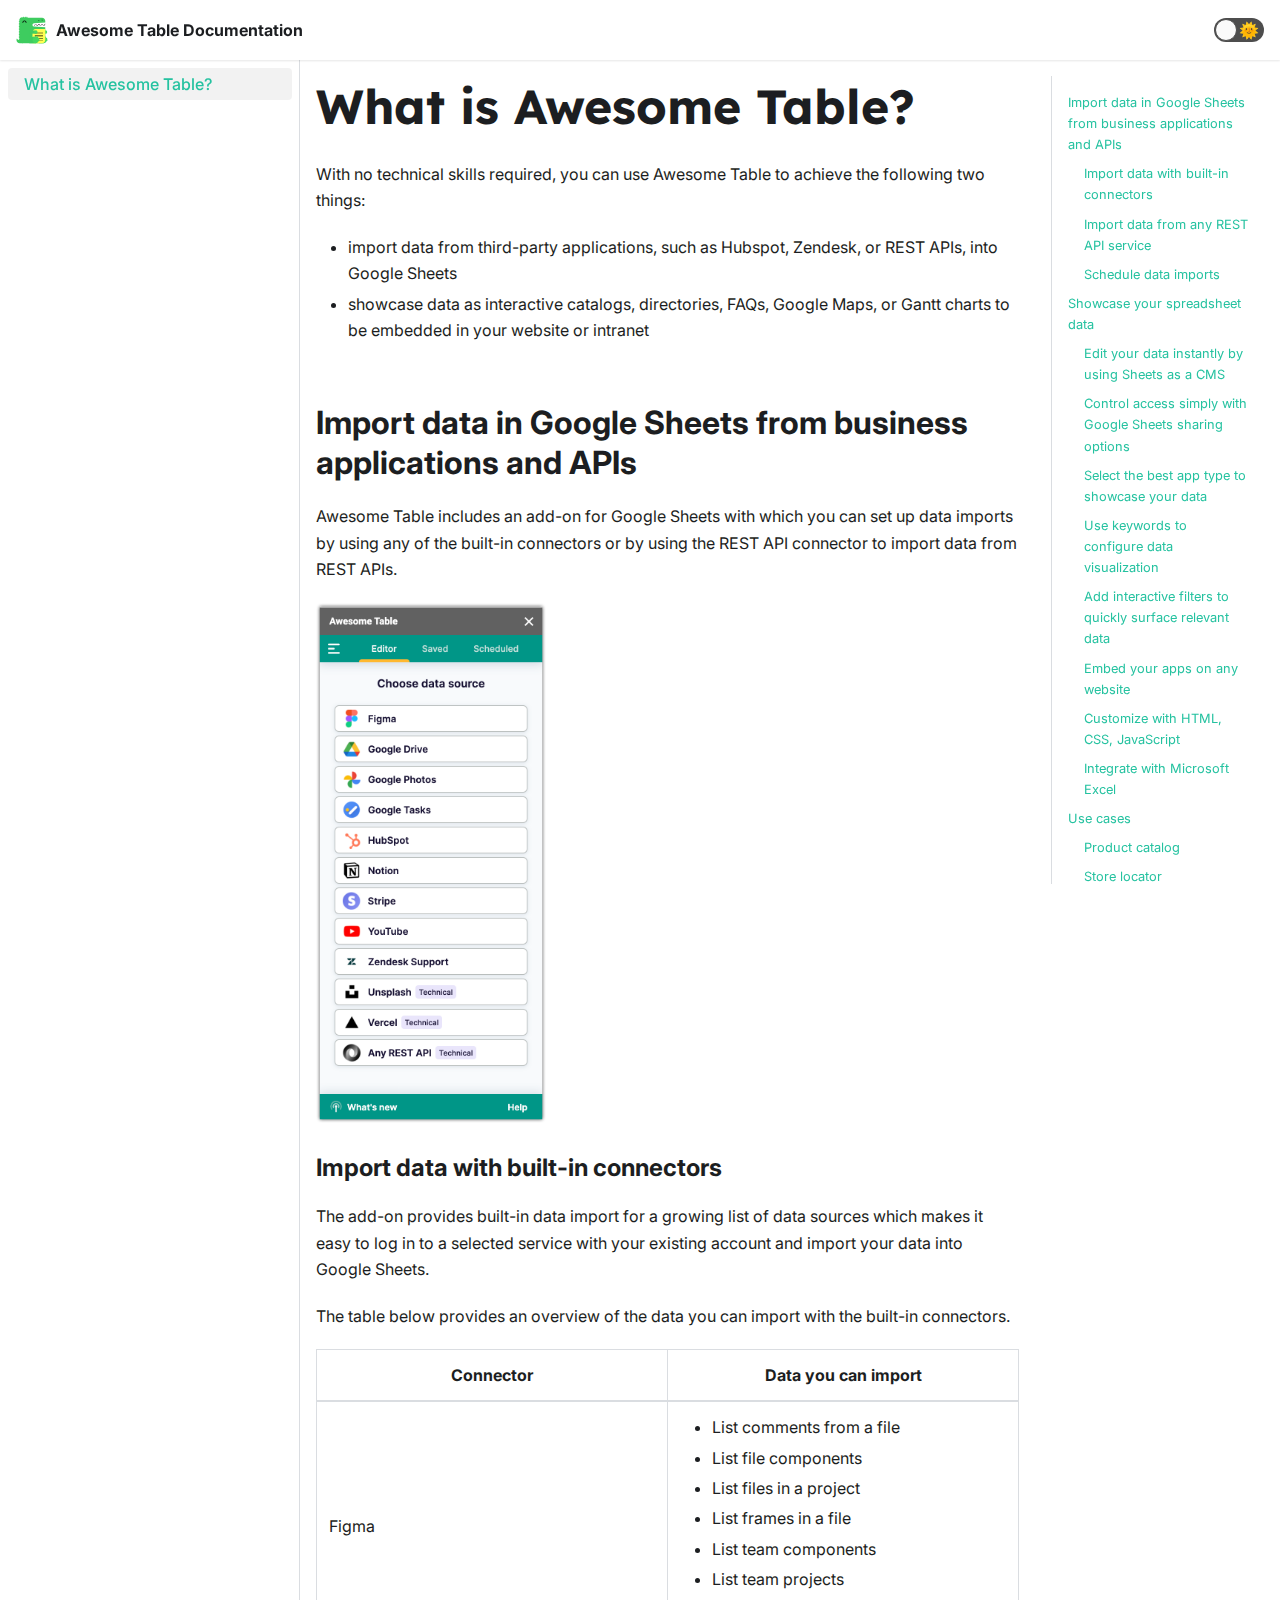
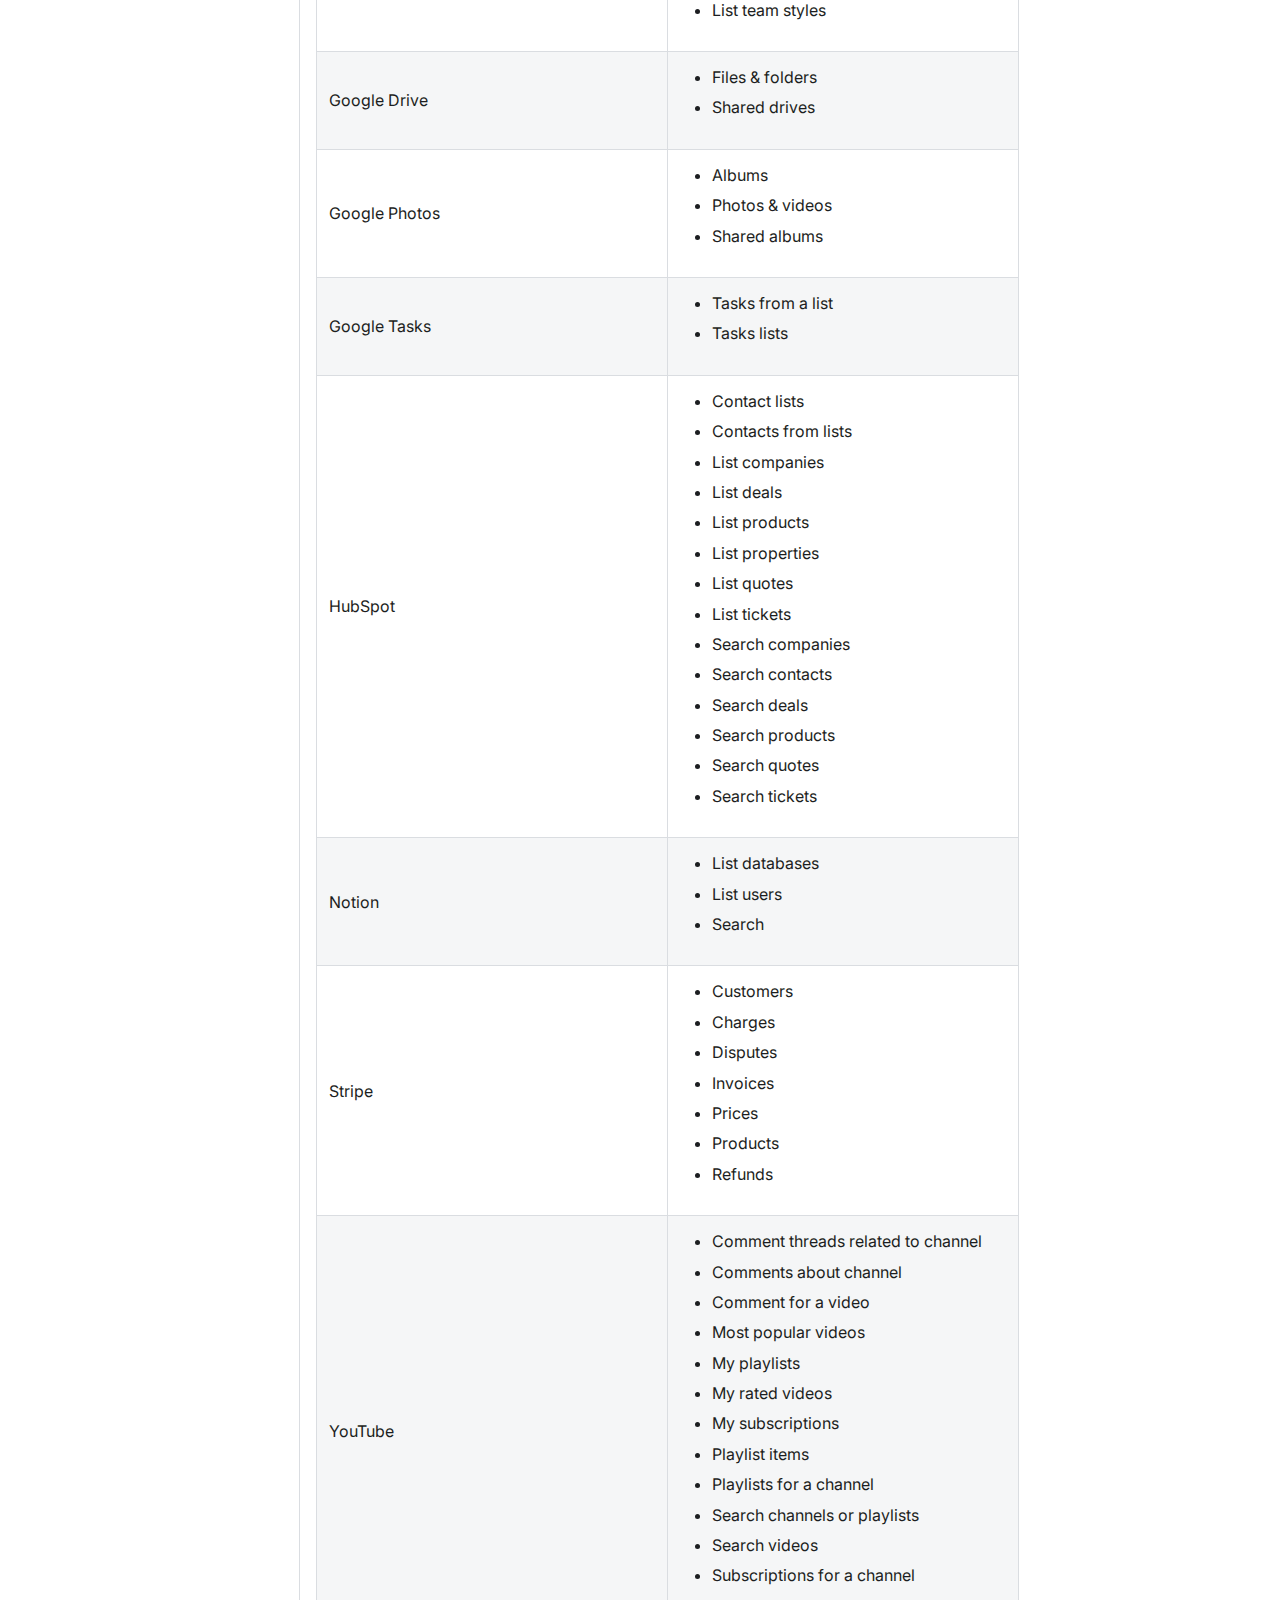
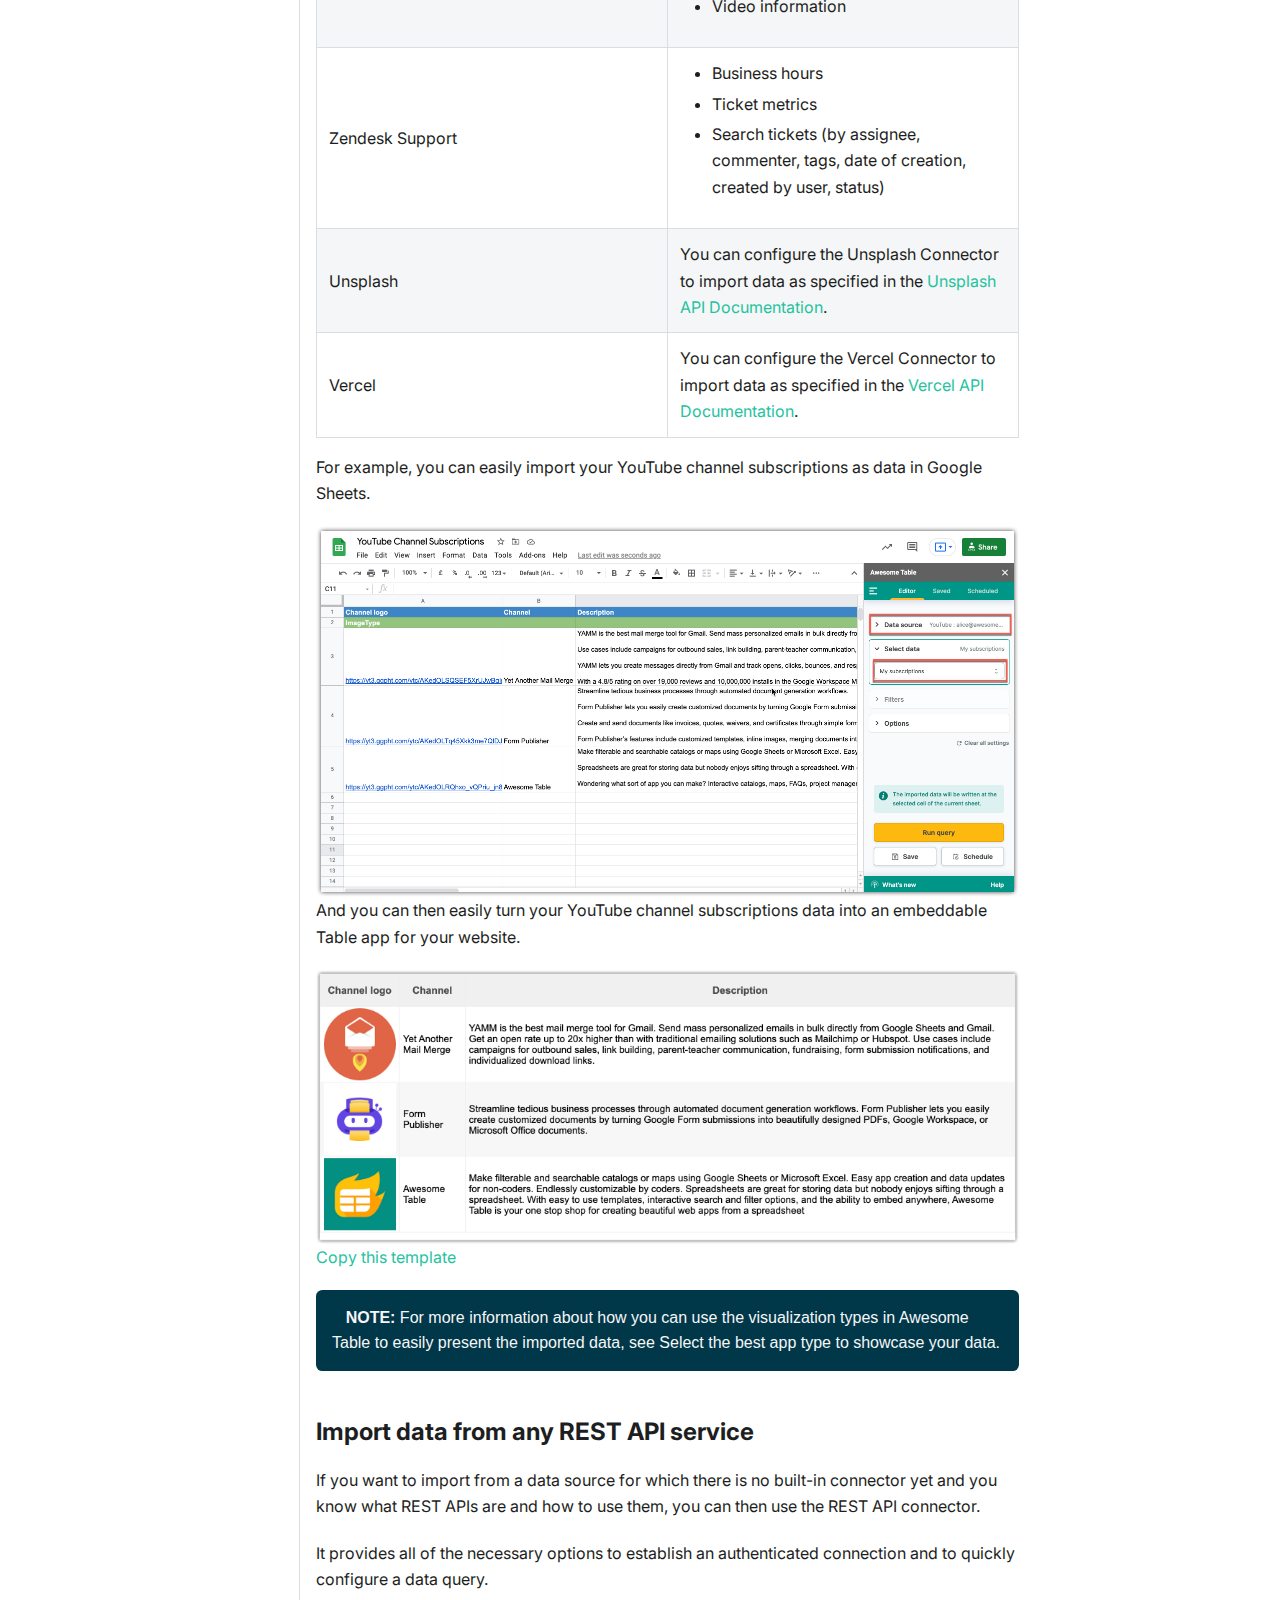
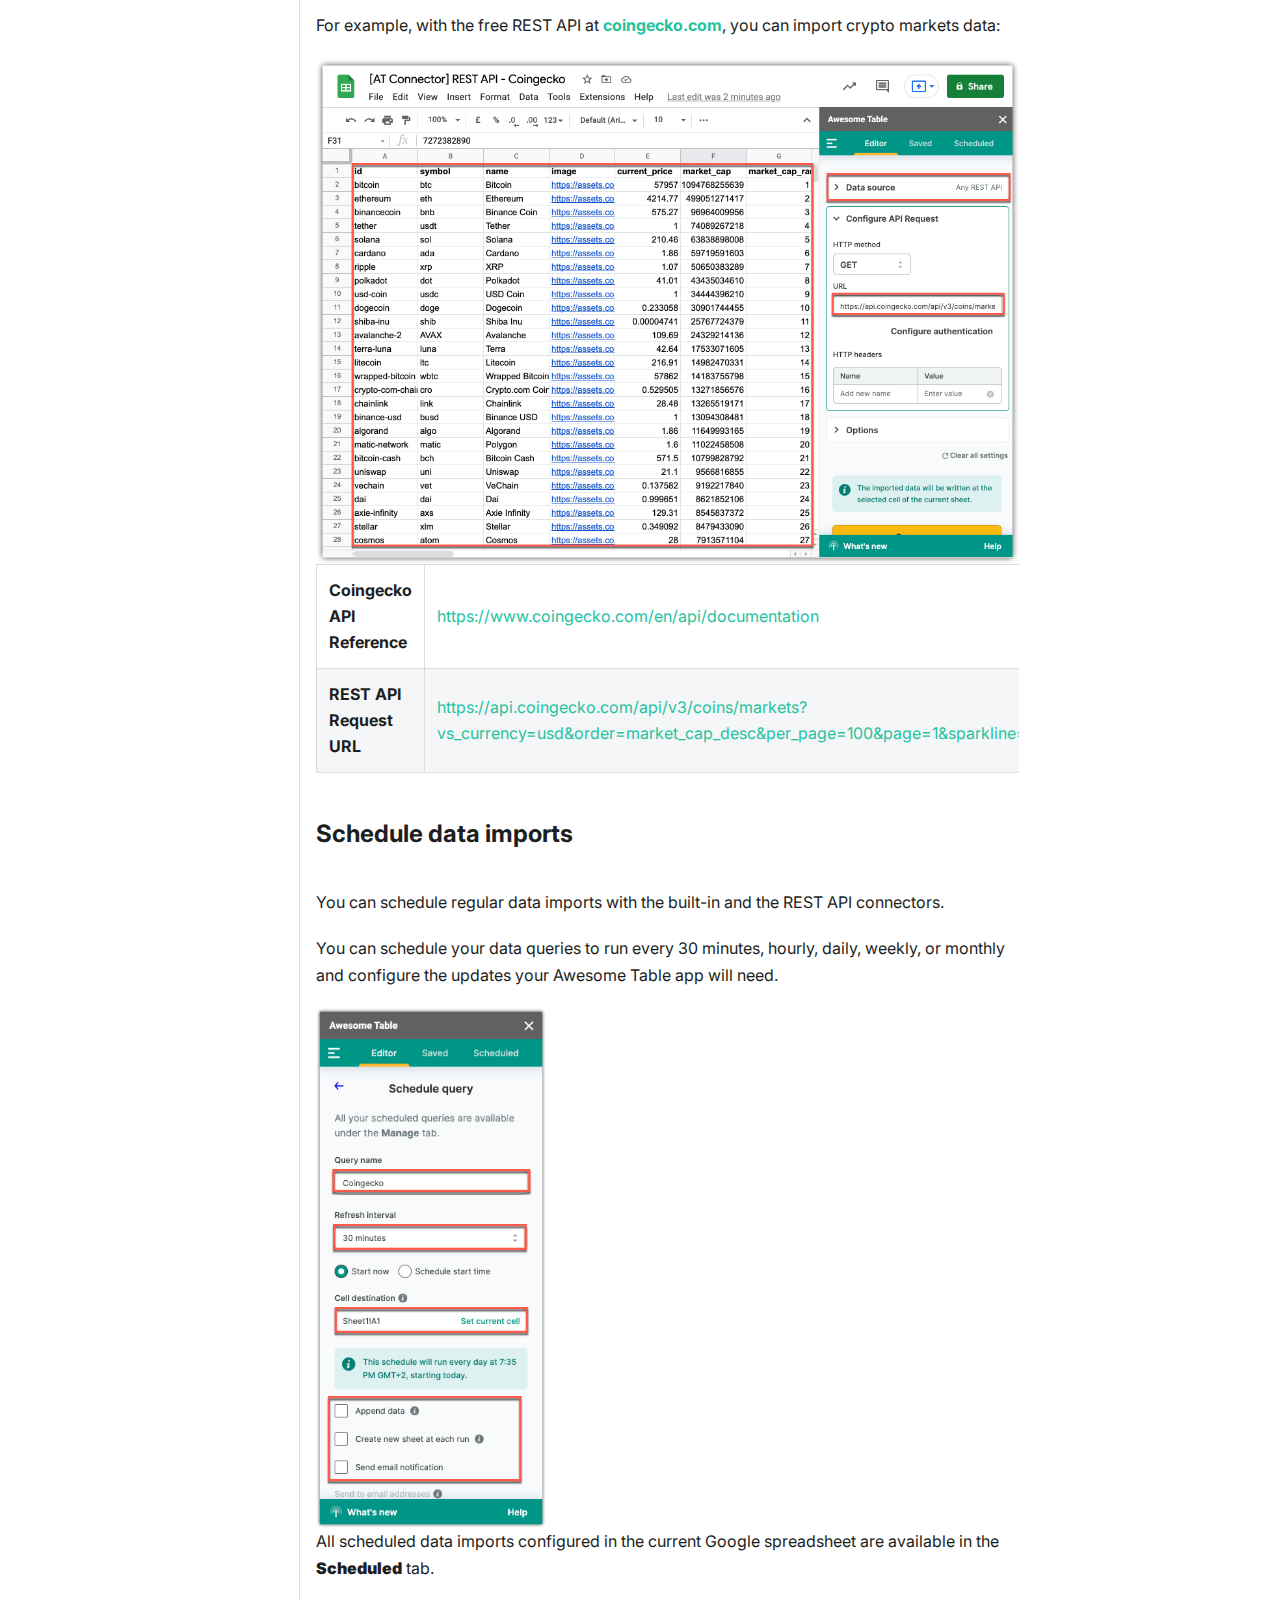
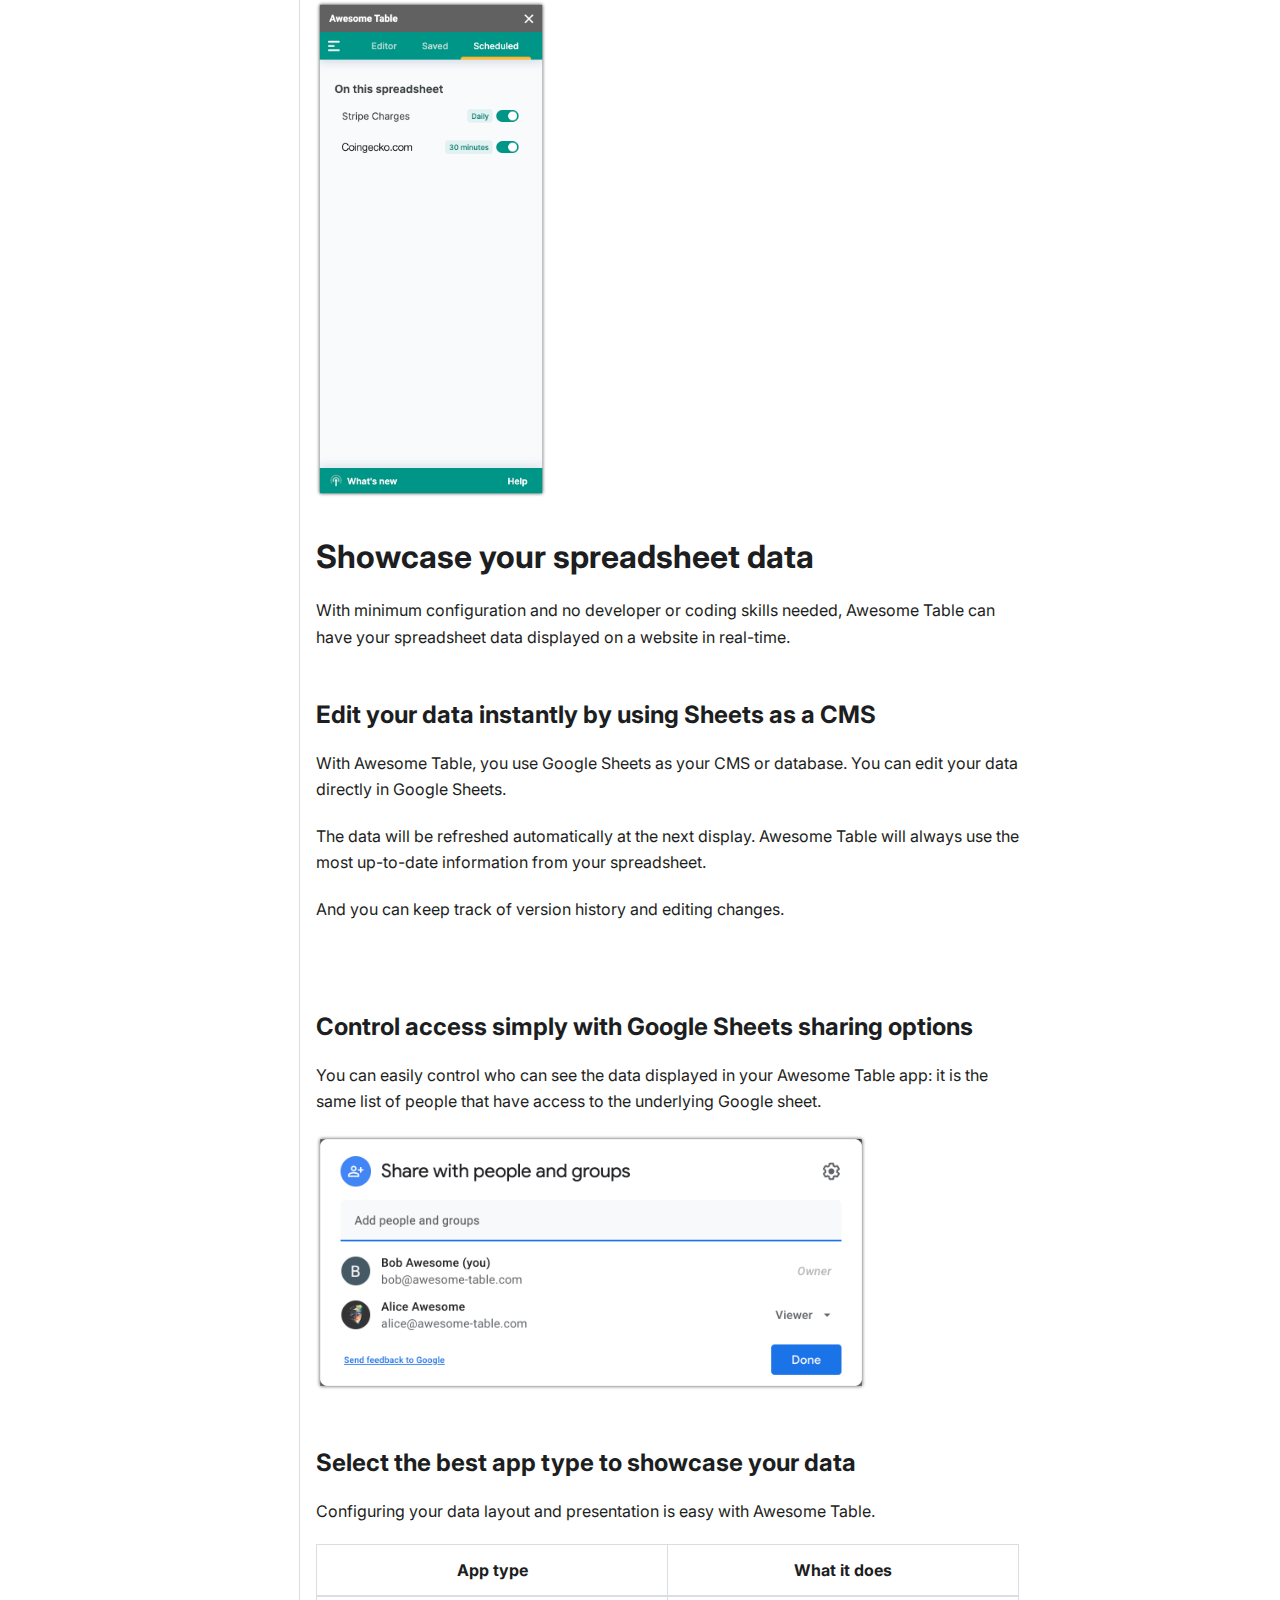
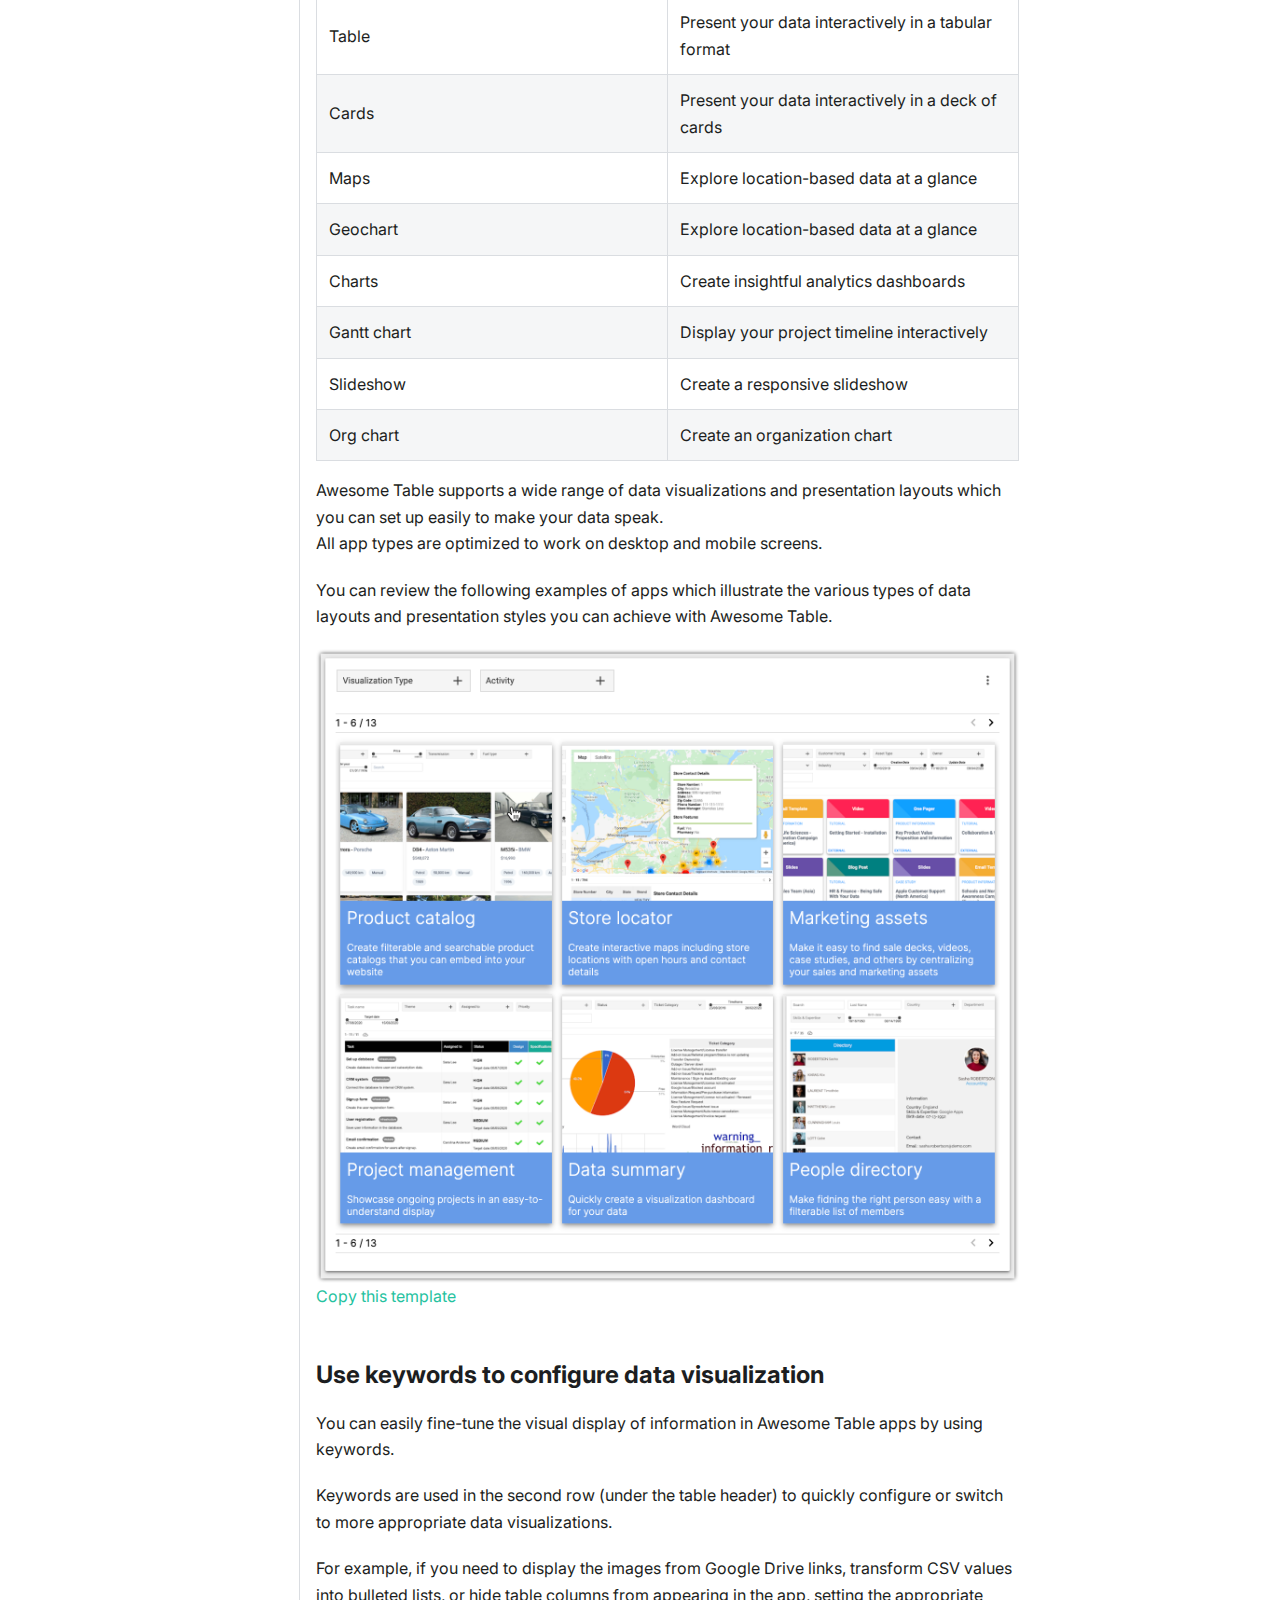
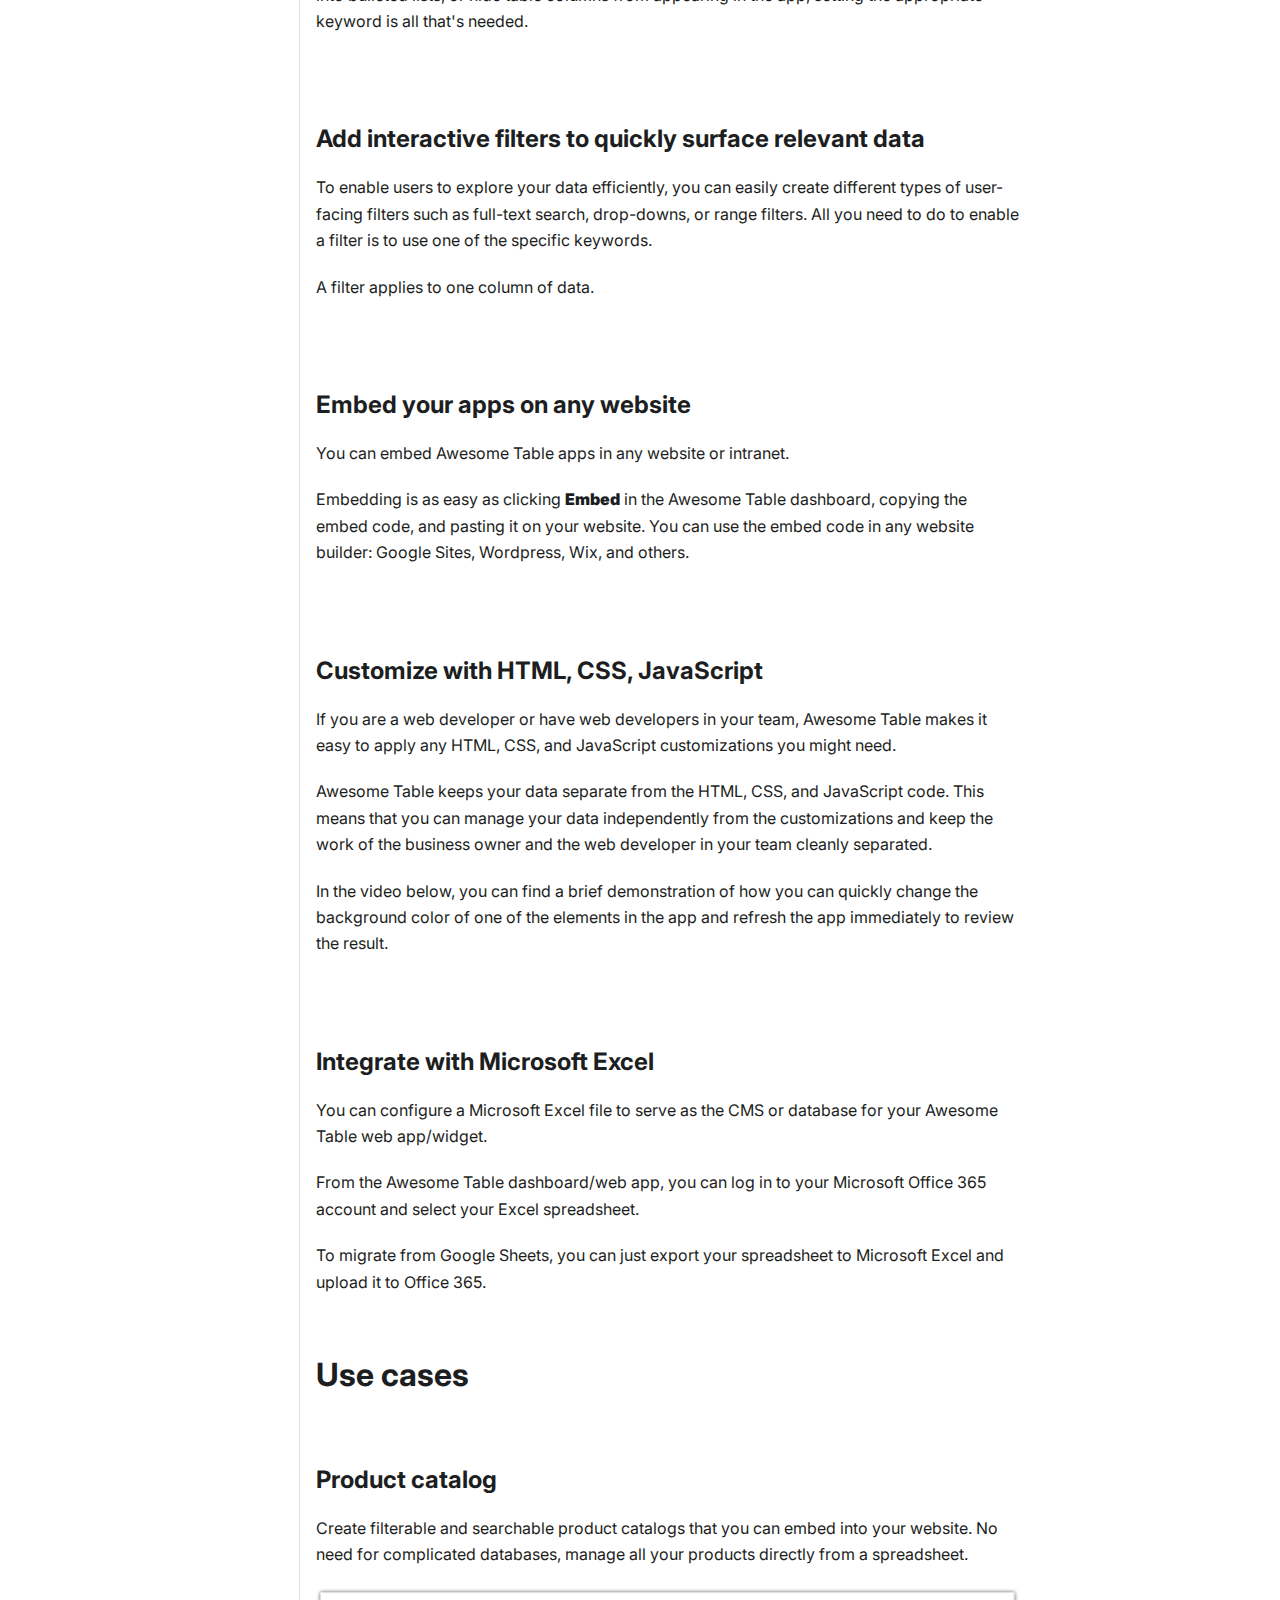
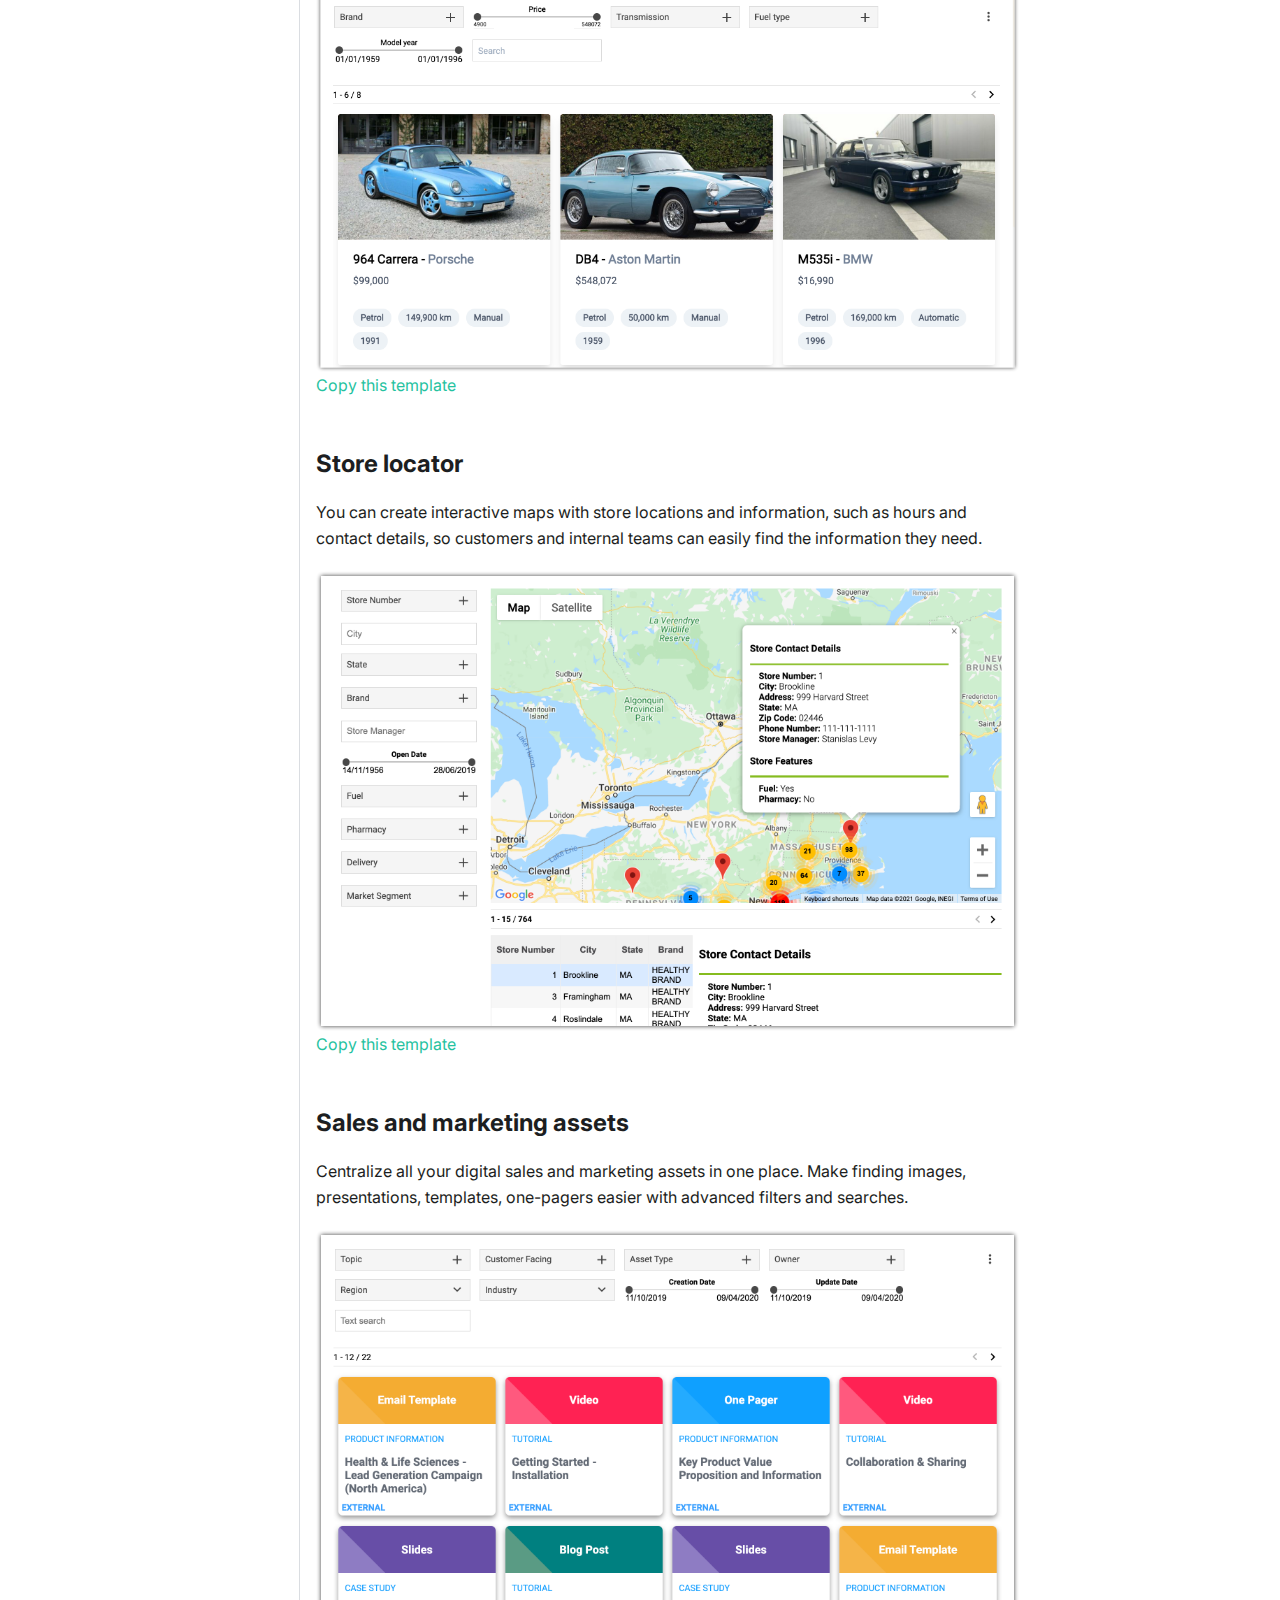
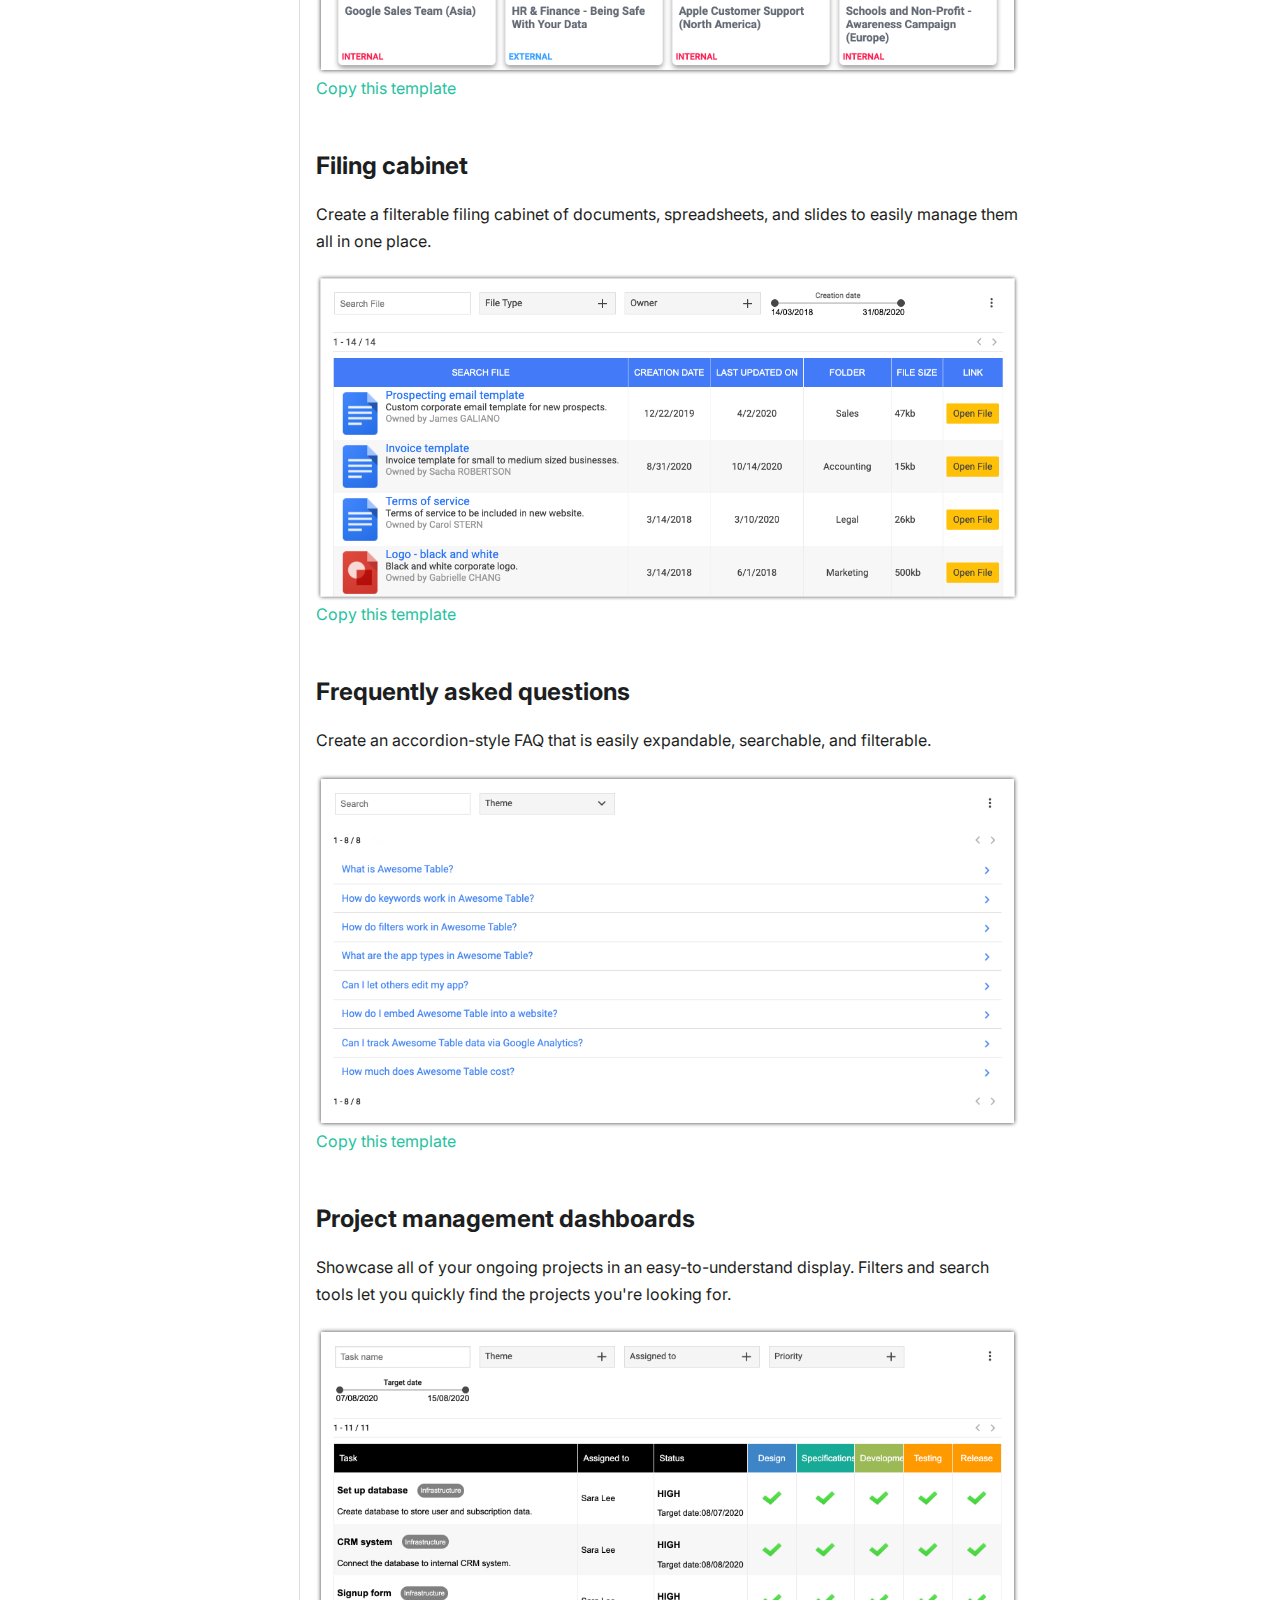
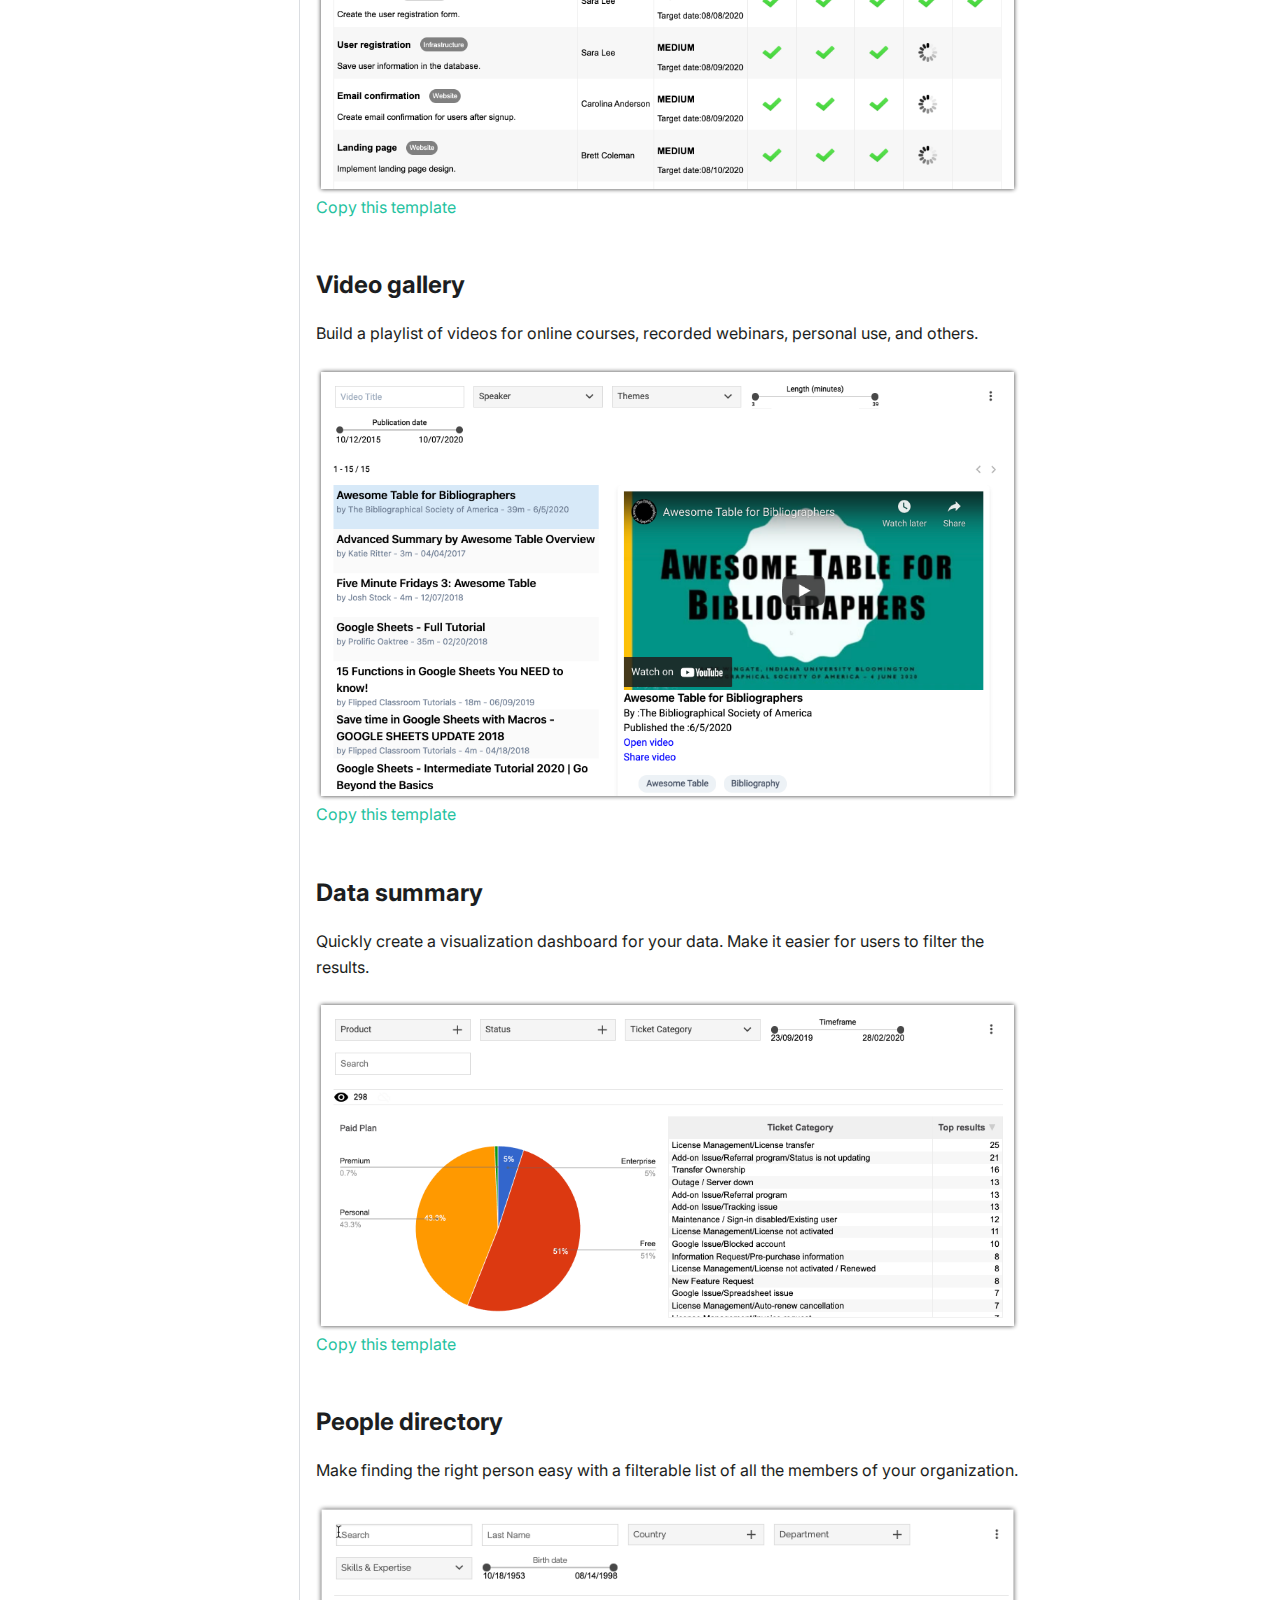
<file: index.html>
<!doctype html>
<html class="docs-version-current" lang="en" dir="ltr">
<head>
<meta charset="UTF-8">
<meta name="viewport" content="width=device-width,initial-scale=1">
<meta name="generator" content="Docusaurus v2.0.0-beta.13">
<title data-react-helmet="true">What is Awesome Table? | Awesome Table Documentation</title><meta data-react-helmet="true" name="twitter:card" content="summary_large_image"><meta data-react-helmet="true" property="og:url" content="https://your-docusaurus-test-site.com/"><meta data-react-helmet="true" name="docusaurus_locale" content="en"><meta data-react-helmet="true" name="docusaurus_version" content="current"><meta data-react-helmet="true" name="docusaurus_tag" content="docs-default-current"><meta data-react-helmet="true" property="og:title" content="What is Awesome Table? | Awesome Table Documentation"><meta data-react-helmet="true" name="description" content="With no technical skills required, you can use Awesome Table to achieve the following two things:"><meta data-react-helmet="true" property="og:description" content="With no technical skills required, you can use Awesome Table to achieve the following two things:"><link data-react-helmet="true" rel="icon" href="/img/favicon.ico"><link data-react-helmet="true" rel="canonical" href="https://your-docusaurus-test-site.com/"><link data-react-helmet="true" rel="alternate" href="https://your-docusaurus-test-site.com/" hreflang="en"><link data-react-helmet="true" rel="alternate" href="https://your-docusaurus-test-site.com/" hreflang="x-default"><script data-react-helmet="true">function maybeInsertBanner(){window.__DOCUSAURUS_INSERT_BASEURL_BANNER&&insertBanner()}function insertBanner(){var n=document.getElementById("docusaurus-base-url-issue-banner-container");if(n){n.innerHTML='\n<div id="docusaurus-base-url-issue-banner" style="border: thick solid red; background-color: rgb(255, 230, 179); margin: 20px; padding: 20px; font-size: 20px;">\n   <p style="font-weight: bold; font-size: 30px;">Your Docusaurus site did not load properly.</p>\n   <p>A very common reason is a wrong site <a href="https://docusaurus.io/docs/docusaurus.config.js/#baseurl" style="font-weight: bold;">baseUrl configuration</a>.</p>\n   <p>Current configured baseUrl = <span style="font-weight: bold; color: red;">/</span>  (default value)</p>\n   <p>We suggest trying baseUrl = <span id="docusaurus-base-url-issue-banner-suggestion-container" style="font-weight: bold; color: green;"></span></p>\n</div>\n';var e=document.getElementById("docusaurus-base-url-issue-banner-suggestion-container"),s=window.location.pathname,r="/"===s.substr(-1)?s:s+"/";e.innerHTML=r}}window.__DOCUSAURUS_INSERT_BASEURL_BANNER=!0,document.addEventListener("DOMContentLoaded",maybeInsertBanner)</script><link rel="stylesheet" href="/assets/css/styles.8313f611.css">
<link rel="preload" href="/assets/js/runtime~main.cd5f30df.js" as="script">
<link rel="preload" href="/assets/js/main.3c9c6fbd.js" as="script">
</head>
<body>
<script>!function(){function t(t){document.documentElement.setAttribute("data-theme",t)}var e=function(){var t=null;try{t=localStorage.getItem("theme")}catch(t){}return t}();t(null!==e?e:"light")}()</script><div id="__docusaurus">
<div id="docusaurus-base-url-issue-banner-container"></div><div><a href="#" class="skipToContent_OuoZ">Skip to main content</a></div><nav class="navbar navbar--fixed-top"><div class="navbar__inner"><div class="navbar__items"><button aria-label="Navigation bar toggle" class="navbar__toggle clean-btn" type="button" tabindex="0"><svg width="30" height="30" viewBox="0 0 30 30" aria-hidden="true"><path stroke="currentColor" stroke-linecap="round" stroke-miterlimit="10" stroke-width="2" d="M4 7h22M4 15h22M4 23h22"></path></svg></button><a class="navbar__brand" href="/"><div class="navbar__logo"><img src="/img/logo.svg" alt="Awesome Table Documentation" class="themedImage_TMUO themedImage--light_4Vu1"><img src="/img/logo.svg" alt="Awesome Table Documentation" class="themedImage_TMUO themedImage--dark_uzRr"></div><b class="navbar__title">Awesome Table Documentation</b></a></div><div class="navbar__items navbar__items--right"><div class="toggle_iYfV toggle_2i4l toggleDisabled_xj38"><div class="toggleTrack_t-f2" role="button" tabindex="-1"><div class="toggleTrackCheck_mk7D"><span class="toggleIcon_pHJ9">🌜</span></div><div class="toggleTrackX_dm8H"><span class="toggleIcon_pHJ9">🌞</span></div><div class="toggleTrackThumb_W6To"></div></div><input type="checkbox" class="toggleScreenReader_h9qa" aria-label="Switch between dark and light mode"></div></div></div><div role="presentation" class="navbar-sidebar__backdrop"></div></nav><div class="main-wrapper docs-wrapper docs-doc-page"><div class="docPage_lDyR"><button aria-label="Scroll back to top" class="clean-btn theme-back-to-top-button backToTopButton_i9tI" type="button"></button><aside class="docSidebarContainer_0YBq"><div class="sidebar_a3j0"><nav class="menu thin-scrollbar menu_cyFh"><ul class="theme-doc-sidebar-menu menu__list"><li class="theme-doc-sidebar-item-link theme-doc-sidebar-item-link-level-1 menu__list-item"><a class="menu__link menu__link--active" aria-current="page" href="/">What is Awesome Table?</a></li></ul></nav></div></aside><main class="docMainContainer_r8cw"><div class="container padding-top--md padding-bottom--lg"><div class="row"><div class="col docItemCol_zHA2"><div class="docItemContainer_oiyr"><article><div class="tocCollapsible_aw-L theme-doc-toc-mobile tocMobile_Tx6Y"><button type="button" class="clean-btn tocCollapsibleButton_zr6a">On this page</button></div><div class="theme-doc-markdown markdown"><header><h1><a id="concept-7454" class="anchor_top_offset"></a><a id="ariaid-title1" class="anchor_top_offset"></a>What is Awesome Table?</h1></header><p xmlns="http://www.w3.org/1999/xhtml" class="shortdesc">With no technical skills required, you can use Awesome Table to achieve the following two things:</p><ul xmlns="http://www.w3.org/1999/xhtml" class="ul"><li class="li">import data from third-party applications, such as Hubspot, Zendesk, or REST APIs, into Google Sheets</li><li class="li">showcase data as interactive catalogs, directories, FAQs, Google Maps, or Gantt charts to be embedded in your website or intranet</li></ul><h2 class="anchor anchorWithStickyNavbar_y2LR" id="import-data-in-google-sheets-from-business-applications-and-apis"><a id="concept-1415" class="anchor_top_offset"></a>Import data in Google Sheets from business applications and APIs<a aria-hidden="true" class="hash-link" href="#import-data-in-google-sheets-from-business-applications-and-apis" title="Direct link to heading">​</a></h2><p xmlns="http://www.w3.org/1999/xhtml" class="shortdesc">Awesome Table includes an add-on for Google Sheets with which you can set up data imports by using any of the built-in connectors or by using the REST API connector to import data from REST APIs.</p><img xmlns="http://www.w3.org/1999/xhtml" class="image" width="230" src="/a3440990-5cd4-11ec-af65-02426ae7396c.png"><h3 class="anchor anchorWithStickyNavbar_y2LR" id="import-data-with-built-in-connectors"><a id="concept-1022" class="anchor_top_offset"></a>Import data with built-in connectors<a aria-hidden="true" class="hash-link" href="#import-data-with-built-in-connectors" title="Direct link to heading">​</a></h3><p xmlns="http://www.w3.org/1999/xhtml" class="shortdesc">The add-on provides built-in data import for a growing list of data sources which makes it easy to log in to a selected service with your existing account and import your data into Google Sheets.</p><p xmlns="http://www.w3.org/1999/xhtml" class="p">The table below provides an overview of the data you can import with the built-in connectors.</p><table xmlns="http://www.w3.org/1999/xhtml" class="table"><caption></caption><colgroup><col style="width:50%"><col style="width:50%"></colgroup><thead class="thead"><tr><th class="entry anchor_top_offset" id="concept-1022__entry__1">Connector</th><th class="entry anchor_top_offset" id="concept-1022__entry__2">Data you can import</th></tr></thead><tbody class="tbody"><tr><td class="entry" headers="concept-1022__entry__1 concept-1022__entry__2 ">Figma</td><td class="entry" headers="concept-1022__entry__1 concept-1022__entry__2 ">         <ul class="ul"><li class="li">List comments from a file</li><li class="li">List file components</li><li class="li">List files in a project</li><li class="li">List frames in a file</li><li class="li">List team components</li><li class="li">List team projects</li><li class="li">List team styles</li></ul>       </td></tr><tr><td class="entry" headers="concept-1022__entry__1 concept-1022__entry__2 ">Google Drive</td><td class="entry" headers="concept-1022__entry__1 concept-1022__entry__2 ">         <ul class="ul"><li class="li">Files &amp; folders</li><li class="li">Shared drives</li></ul>       </td></tr><tr><td class="entry" headers="concept-1022__entry__1 concept-1022__entry__2 ">Google Photos</td><td class="entry" headers="concept-1022__entry__1 concept-1022__entry__2 ">         <ul class="ul"><li class="li">Albums</li><li class="li">Photos &amp; videos</li><li class="li">Shared albums</li></ul>       </td></tr><tr><td class="entry" headers="concept-1022__entry__1 concept-1022__entry__2 ">Google Tasks</td><td class="entry" headers="concept-1022__entry__1 concept-1022__entry__2 ">         <ul class="ul"><li class="li">Tasks from a list</li><li class="li">Tasks lists</li></ul>       </td></tr><tr><td class="entry" headers="concept-1022__entry__1 concept-1022__entry__2 ">HubSpot</td><td class="entry" headers="concept-1022__entry__1 concept-1022__entry__2 ">         <ul class="ul"><li class="li">Contact lists</li><li class="li">Contacts from lists</li><li class="li">List companies</li><li class="li">List deals</li><li class="li">List products</li><li class="li">List properties</li><li class="li">List quotes</li><li class="li">List tickets</li><li class="li">Search companies</li><li class="li">Search contacts</li><li class="li">Search deals</li><li class="li">Search products</li><li class="li">Search quotes</li><li class="li">Search tickets</li></ul>       </td></tr><tr><td class="entry" headers="concept-1022__entry__1 concept-1022__entry__2 ">Notion</td><td class="entry" headers="concept-1022__entry__1 concept-1022__entry__2 ">         <ul class="ul"><li class="li">List databases</li><li class="li">List users</li><li class="li">Search</li></ul>       </td></tr><tr><td class="entry" headers="concept-1022__entry__1 concept-1022__entry__2 ">Stripe</td><td class="entry" headers="concept-1022__entry__1 concept-1022__entry__2 ">         <ul class="ul"><li class="li">Customers</li><li class="li">Charges</li><li class="li">Disputes</li><li class="li">Invoices</li><li class="li">Prices</li><li class="li">Products</li><li class="li">Refunds</li></ul>       </td></tr><tr><td class="entry" headers="concept-1022__entry__1 concept-1022__entry__2 ">YouTube</td><td class="entry" headers="concept-1022__entry__1 concept-1022__entry__2 ">         <ul class="ul"><li class="li">Comment threads related to channel</li><li class="li">Comments about channel</li><li class="li">Comment for a video</li><li class="li">Most popular videos</li><li class="li">My playlists</li><li class="li">My rated videos</li><li class="li">My subscriptions</li><li class="li">Playlist items</li><li class="li">Playlists for a channel</li><li class="li">Search channels or playlists</li><li class="li">Search videos</li><li class="li">Subscriptions for a channel</li><li class="li">Video information</li></ul>       </td></tr><tr><td class="entry" headers="concept-1022__entry__1 concept-1022__entry__2 ">Zendesk Support</td><td class="entry" headers="concept-1022__entry__1 concept-1022__entry__2 ">         <ul class="ul"><li class="li">Business hours</li><li class="li">Ticket metrics</li><li class="li">Search tickets (by assignee, commenter, tags, date of creation, created by user, status)</li></ul>       </td></tr><tr><td class="entry" headers="concept-1022__entry__1 concept-1022__entry__2 ">Unsplash</td><td class="entry" headers="concept-1022__entry__1 concept-1022__entry__2 ">You can configure the Unsplash Connector to import data as specified in the <a href="https://unsplash.com/documentation" target="_blank" rel="noopener noreferrer" class="xref j-external-link">Unsplash API Documentation</a>.</td></tr><tr><td class="entry" headers="concept-1022__entry__1 concept-1022__entry__2 ">Vercel</td><td class="entry" headers="concept-1022__entry__1 concept-1022__entry__2 ">You can configure the Vercel Connector to import data as specified in the <a href="https://vercel.com/docs/rest-api" target="_blank" rel="noopener noreferrer" class="xref j-external-link">Vercel API Documentation</a>.</td></tr></tbody></table><p xmlns="http://www.w3.org/1999/xhtml" class="p">For example, you can easily import your YouTube channel subscriptions as data in Google Sheets. </p><img xmlns="http://www.w3.org/1999/xhtml" class="image" src="/a34939b0-5cd4-11ec-af65-02426ae7396c.png"><p xmlns="http://www.w3.org/1999/xhtml" class="p">And you can then easily turn your YouTube channel subscriptions data into an embeddable Table app for your website.</p><img xmlns="http://www.w3.org/1999/xhtml" class="image" src="/a34d7f70-5cd4-11ec-af65-02426ae7396c.png"><p xmlns="http://www.w3.org/1999/xhtml" class="p"><a href="https://app.awesome-table.com/-MmT00XxlB48WWByg7Wl/preview" target="_blank" rel="noopener noreferrer" class="xref j-external-link">Copy this template</a></p><div xmlns="http://www.w3.org/1999/xhtml" class="p"><div class="note note note_note"><span class="note__title">Note:</span>  For more information about how you can use the visualization types in Awesome Table to easily present the imported data, see <a href="https://support.awesome-table.com/hc/en-us/articles/360000346939-What-is-Awesome-Table-#h_dbbb43a3-b19f-4a2d-b4b0-681c5695debe" target="_blank" rel="noopener noreferrer" class="xref j-external-link">Select the best app type to showcase your data</a>.</div></div><h3 class="anchor anchorWithStickyNavbar_y2LR" id="import-data-from-any-rest-api-service"><a id="concept-7479" class="anchor_top_offset"></a>Import data from any REST API service<a aria-hidden="true" class="hash-link" href="#import-data-from-any-rest-api-service" title="Direct link to heading">​</a></h3><p xmlns="http://www.w3.org/1999/xhtml" class="shortdesc">If you want to import from a data source for which there is no built-in connector yet and you know what REST APIs are and how to use them, you can then use the REST API connector. </p><p xmlns="http://www.w3.org/1999/xhtml" class="p">It provides all of the necessary options to establish an authenticated connection and to quickly configure a data query.</p><p xmlns="http://www.w3.org/1999/xhtml" class="p">For example, with the free REST API at <strong class="ph b"><a href="https://coingecko.com/" target="_blank" rel="noopener noreferrer" class="xref j-external-link">coingecko.com</a></strong>, you can import crypto markets data:</p><img xmlns="http://www.w3.org/1999/xhtml" class="image" src="/a355e3e0-5cd4-11ec-af65-02426ae7396c.png"><table xmlns="http://www.w3.org/1999/xhtml" class="table"><caption></caption><colgroup><col style="width:50%"><col style="width:50%"></colgroup><tbody class="tbody"><tr><td class="entry"><strong class="ph b">Coingecko API Reference</strong></td><td class="entry"><a href="https://www.coingecko.com/en/api/documentation" target="_blank" rel="noopener noreferrer" class="xref j-external-link">https://www.coingecko.com/en/api/documentation</a></td></tr><tr><td class="entry"><strong class="ph b">REST API Request URL</strong></td><td class="entry"><a href="https://api.coingecko.com/api/v3/coins/markets?vs_currency=usd&amp;order=market_cap_desc&amp;per_page=100&amp;page=1&amp;sparkline=false&amp;price_change_percentage=24h" target="_blank" rel="noopener noreferrer" class="xref j-external-link">https://api.coingecko.com/api/v3/coins/markets?vs_currency=usd&amp;order=market_cap_desc&amp;per_page=100&amp;page=1&amp;sparkline=false&amp;price_change_percentage=24h</a></td></tr></tbody></table><h3 class="anchor anchorWithStickyNavbar_y2LR" id="schedule-data-imports"><a id="concept-3905" class="anchor_top_offset"></a>Schedule data imports<a aria-hidden="true" class="hash-link" href="#schedule-data-imports" title="Direct link to heading">​</a></h3><p xmlns="http://www.w3.org/1999/xhtml" class="shortdesc"> </p><p xmlns="http://www.w3.org/1999/xhtml" class="p">You can schedule regular data imports with the built-in and the REST API connectors.</p><p xmlns="http://www.w3.org/1999/xhtml" class="p">You can schedule your data queries to run every 30 minutes, hourly, daily, weekly, or monthly and configure the updates your Awesome Table app will need.</p><img xmlns="http://www.w3.org/1999/xhtml" class="image" width="230" src="/a35a50b0-5cd4-11ec-af65-02426ae7396c.png"><p xmlns="http://www.w3.org/1999/xhtml" class="p"> All scheduled data imports configured in the current Google spreadsheet are available in the <span class="ph uicontrol">Scheduled</span> tab.</p><img xmlns="http://www.w3.org/1999/xhtml" class="image" width="230" src="/a3626700-5cd4-11ec-af65-02426ae7396c.png"><h2 class="anchor anchorWithStickyNavbar_y2LR" id="showcase-your-spreadsheet-data"><a id="concept-1050" class="anchor_top_offset"></a>Showcase your spreadsheet data<a aria-hidden="true" class="hash-link" href="#showcase-your-spreadsheet-data" title="Direct link to heading">​</a></h2><p xmlns="http://www.w3.org/1999/xhtml" class="shortdesc">With minimum configuration and no developer or coding skills needed, Awesome Table can have your spreadsheet data displayed on a website in real-time.</p><h3 class="anchor anchorWithStickyNavbar_y2LR" id="edit-your-data-instantly-by-using-sheets-as-a-cms"><a id="concept-4178" class="anchor_top_offset"></a>Edit your data instantly by using Sheets as a CMS<a aria-hidden="true" class="hash-link" href="#edit-your-data-instantly-by-using-sheets-as-a-cms" title="Direct link to heading">​</a></h3><p xmlns="http://www.w3.org/1999/xhtml" class="shortdesc">With Awesome Table, you use Google Sheets as your CMS or database. You can edit your data directly in Google Sheets.</p><p xmlns="http://www.w3.org/1999/xhtml" class="p">The data will be refreshed automatically at the next display. Awesome Table will always use the most up-to-date information from your spreadsheet.</p><p xmlns="http://www.w3.org/1999/xhtml" class="p">And you can keep track of version history and editing changes.</p><p xmlns="http://www.w3.org/1999/xhtml" class="p"><object data="https://www.youtube.com/watch?v=tR38muT8WP4"><p></p>   </object></p><h3 class="anchor anchorWithStickyNavbar_y2LR" id="control-access-simply-with-google-sheets-sharing-options"><a id="concept-6639" class="anchor_top_offset"></a>Control access simply with Google Sheets sharing options<a aria-hidden="true" class="hash-link" href="#control-access-simply-with-google-sheets-sharing-options" title="Direct link to heading">​</a></h3><p xmlns="http://www.w3.org/1999/xhtml" class="shortdesc">You can easily control who can see the data displayed in your Awesome Table app: it is the same list of people that have access to the underlying Google sheet.</p><p xmlns="http://www.w3.org/1999/xhtml" class="p"><img class="image" width="550" src="/a3663790-5cd4-11ec-af65-02426ae7396c.png"></p><h3 class="anchor anchorWithStickyNavbar_y2LR" id="select-the-best-app-type-to-showcase-your-data"><a id="concept-6402" class="anchor_top_offset"></a>Select the best app type to showcase your data<a aria-hidden="true" class="hash-link" href="#select-the-best-app-type-to-showcase-your-data" title="Direct link to heading">​</a></h3><p xmlns="http://www.w3.org/1999/xhtml" class="shortdesc">Configuring your data layout and presentation is easy with Awesome Table.</p><div xmlns="http://www.w3.org/1999/xhtml" class="p"><table class="table"><caption></caption><colgroup><col style="width:50%"><col style="width:50%"></colgroup><thead class="thead"><tr><th class="entry anchor_top_offset" id="concept-6402__entry__1">App type</th><th class="entry anchor_top_offset" id="concept-6402__entry__2">What it does</th></tr></thead><tbody class="tbody"><tr><td class="entry" headers="concept-6402__entry__1 concept-6402__entry__2 ">Table</td><td class="entry" headers="concept-6402__entry__1 concept-6402__entry__2 ">Present your data interactively in a tabular format</td></tr><tr><td class="entry" headers="concept-6402__entry__1 concept-6402__entry__2 ">Cards</td><td class="entry" headers="concept-6402__entry__1 concept-6402__entry__2 ">Present your data interactively in a deck of cards</td></tr><tr><td class="entry" headers="concept-6402__entry__1 concept-6402__entry__2 ">Maps</td><td class="entry" headers="concept-6402__entry__1 concept-6402__entry__2 ">Explore location-based data at a glance</td></tr><tr><td class="entry" headers="concept-6402__entry__1 concept-6402__entry__2 ">Geochart</td><td class="entry" headers="concept-6402__entry__1 concept-6402__entry__2 ">Explore location-based data at a glance</td></tr><tr><td class="entry" headers="concept-6402__entry__1 concept-6402__entry__2 ">Charts</td><td class="entry" headers="concept-6402__entry__1 concept-6402__entry__2 ">Create insightful analytics dashboards</td></tr><tr><td class="entry" headers="concept-6402__entry__1 concept-6402__entry__2 ">Gantt chart</td><td class="entry" headers="concept-6402__entry__1 concept-6402__entry__2 ">Display your project timeline interactively</td></tr><tr><td class="entry" headers="concept-6402__entry__1 concept-6402__entry__2 ">Slideshow</td><td class="entry" headers="concept-6402__entry__1 concept-6402__entry__2 ">Create a responsive slideshow</td></tr><tr><td class="entry" headers="concept-6402__entry__1 concept-6402__entry__2 ">Org chart</td><td class="entry" headers="concept-6402__entry__1 concept-6402__entry__2 ">Create an organization chart</td></tr></tbody></table>Awesome Table supports a wide range of data visualizations and presentation layouts which you can set up easily to make your data speak.</div><p xmlns="http://www.w3.org/1999/xhtml" class="p">All app types are optimized to work on desktop and mobile screens.</p><p xmlns="http://www.w3.org/1999/xhtml" class="p">You can review the following examples of apps which illustrate the various types of data layouts and presentation styles you can achieve with Awesome Table.</p><img xmlns="http://www.w3.org/1999/xhtml" class="image" src="/a36a2f30-5cd4-11ec-af65-02426ae7396c.png"><p xmlns="http://www.w3.org/1999/xhtml" class="p"><a href="https://app.awesome-table.com/-Mmt8GuKTepdz8hYkRYe/preview" target="_blank" rel="noopener noreferrer" class="xref j-external-link">Copy this template</a></p><h3 class="anchor anchorWithStickyNavbar_y2LR" id="use-keywords-to-configure-data-visualization"><a id="concept-4178" class="anchor_top_offset"></a>Use keywords to configure data visualization<a aria-hidden="true" class="hash-link" href="#use-keywords-to-configure-data-visualization" title="Direct link to heading">​</a></h3><p xmlns="http://www.w3.org/1999/xhtml" class="shortdesc">You can easily fine-tune the visual display of information in Awesome Table apps by using keywords. </p><p xmlns="http://www.w3.org/1999/xhtml" class="p">Keywords are used in the second row (under the table header) to quickly configure or switch to more appropriate data visualizations. </p><p xmlns="http://www.w3.org/1999/xhtml" class="p">For example, if you need to display the images from Google Drive links, transform CSV values into bulleted lists, or hide table columns from appearing in the app, setting the appropriate keyword is all that&#x27;s needed. </p><p xmlns="http://www.w3.org/1999/xhtml" class="p"><object data="https://www.youtube.com/watch?v=Pf4WcrH7fxw"><p></p>   </object></p><h3 class="anchor anchorWithStickyNavbar_y2LR" id="add-interactive-filters-to-quickly-surface-relevant-data"><a id="concept-4178" class="anchor_top_offset"></a>Add interactive filters to quickly surface relevant data<a aria-hidden="true" class="hash-link" href="#add-interactive-filters-to-quickly-surface-relevant-data" title="Direct link to heading">​</a></h3><p xmlns="http://www.w3.org/1999/xhtml" class="shortdesc">To enable users to explore your data efficiently, you can easily create different types of user-facing filters such as full-text search, drop-downs, or range filters. All you need to do to enable a filter is to use one of the specific keywords. </p><p xmlns="http://www.w3.org/1999/xhtml" class="p">A filter applies to one column of data.</p><p xmlns="http://www.w3.org/1999/xhtml" class="p">   <object data="https://www.youtube.com/watch?v=An8wcJ5kmgU">     <p></p>   </object></p><h3 class="anchor anchorWithStickyNavbar_y2LR" id="embed-your-apps-on-any-website"><a id="concept-4178" class="anchor_top_offset"></a>Embed your apps on any website<a aria-hidden="true" class="hash-link" href="#embed-your-apps-on-any-website" title="Direct link to heading">​</a></h3><p xmlns="http://www.w3.org/1999/xhtml" class="shortdesc">You can embed Awesome Table apps in any website or intranet.</p><p xmlns="http://www.w3.org/1999/xhtml" class="p">Embedding is as easy as clicking <span class="ph uicontrol">Embed</span> in the Awesome Table dashboard, copying the embed code, and pasting it on your website. You can use the embed code in any website builder: Google Sites, Wordpress, Wix, and others.</p><p xmlns="http://www.w3.org/1999/xhtml" class="p">   <object data="https://www.youtube.com/watch?v=EVQPQhO8t18">     <p></p>   </object></p><h3 class="anchor anchorWithStickyNavbar_y2LR" id="customize-with-html-css-javascript"><a id="concept-4178" class="anchor_top_offset"></a>Customize with HTML, CSS, JavaScript<a aria-hidden="true" class="hash-link" href="#customize-with-html-css-javascript" title="Direct link to heading">​</a></h3><p xmlns="http://www.w3.org/1999/xhtml" class="shortdesc">If you are a web developer or have web developers in your team, Awesome Table makes it easy to apply any HTML, CSS, and JavaScript customizations you might need.</p><p xmlns="http://www.w3.org/1999/xhtml" class="p">Awesome Table keeps your data separate from the HTML, CSS, and JavaScript code. This means that you can manage your data independently from the customizations and keep the work of the business owner and the web developer in your team cleanly separated.</p><p xmlns="http://www.w3.org/1999/xhtml" class="p">In the video below, you can find a brief demonstration of how you can quickly change the background color of one of the elements in the app and refresh the app immediately to review the result.</p><p xmlns="http://www.w3.org/1999/xhtml" class="p">   <object data="https://www.youtube.com/watch?v=vJpVQ2eKCY8">     <p></p>   </object></p><h3 class="anchor anchorWithStickyNavbar_y2LR" id="integrate-with-microsoft-excel"><a id="concept-4767" class="anchor_top_offset"></a>Integrate with Microsoft Excel<a aria-hidden="true" class="hash-link" href="#integrate-with-microsoft-excel" title="Direct link to heading">​</a></h3><p xmlns="http://www.w3.org/1999/xhtml" class="shortdesc">You can configure a Microsoft Excel file to serve as the CMS or database for your Awesome Table web app/widget.</p><p xmlns="http://www.w3.org/1999/xhtml" class="p">From the Awesome Table dashboard/web app, you can log in to your Microsoft Office 365 account and select your Excel spreadsheet.</p><p xmlns="http://www.w3.org/1999/xhtml" class="p">To migrate from Google Sheets, you can just export your spreadsheet to Microsoft Excel and upload it to Office 365.</p><h2 class="anchor anchorWithStickyNavbar_y2LR" id="use-cases"><a id="concept-9020" class="anchor_top_offset"></a>Use cases<a aria-hidden="true" class="hash-link" href="#use-cases" title="Direct link to heading">​</a></h2><p xmlns="http://www.w3.org/1999/xhtml" class="shortdesc"> </p><h3 class="anchor anchorWithStickyNavbar_y2LR" id="product-catalog"><a id="concept-3915" class="anchor_top_offset"></a>Product catalog<a aria-hidden="true" class="hash-link" href="#product-catalog" title="Direct link to heading">​</a></h3><p xmlns="http://www.w3.org/1999/xhtml" class="shortdesc">Create filterable and searchable product catalogs that you can embed into your website. No need for complicated databases, manage all your products directly from a spreadsheet.</p><img xmlns="http://www.w3.org/1999/xhtml" class="image" src="/a36f1130-5cd4-11ec-af65-02426ae7396c.png"><p xmlns="http://www.w3.org/1999/xhtml" class="p"><a href="https://app.awesome-table.com/-MJ1GM8Rcfd6U-t-pcZe/preview" target="_blank" rel="noopener noreferrer" class="xref j-external-link">Copy this template</a></p><h3 class="anchor anchorWithStickyNavbar_y2LR" id="store-locator"><a id="concept-3915" class="anchor_top_offset"></a>Store locator<a aria-hidden="true" class="hash-link" href="#store-locator" title="Direct link to heading">​</a></h3><p xmlns="http://www.w3.org/1999/xhtml" class="shortdesc">You can create interactive maps with store locations and information, such as hours and contact details, so customers and internal teams can easily find the information they need. </p><img xmlns="http://www.w3.org/1999/xhtml" class="image" src="/a3746860-5cd4-11ec-af65-02426ae7396c.png"><p xmlns="http://www.w3.org/1999/xhtml" class="p"><a href="https://app.awesome-table.com/-M1WBmXBqh3F-De4TXtf/preview" target="_blank" rel="noopener noreferrer" class="xref j-external-link">Copy this template</a></p><h3 class="anchor anchorWithStickyNavbar_y2LR" id="sales-and-marketing-assets"><a id="concept-3915" class="anchor_top_offset"></a>Sales and marketing assets<a aria-hidden="true" class="hash-link" href="#sales-and-marketing-assets" title="Direct link to heading">​</a></h3><p xmlns="http://www.w3.org/1999/xhtml" class="shortdesc">Centralize all your digital sales and marketing assets in one place. Make finding images, presentations, templates, one-pagers easier with advanced filters and searches.</p><img xmlns="http://www.w3.org/1999/xhtml" class="image" src="/c614c010-5dc2-11ec-af65-02426ae7396c.png"><p xmlns="http://www.w3.org/1999/xhtml" class="p"><a href="https://app.awesome-table.com/-MJ1HQ_e6RLj10FD4Dcb/preview" target="_blank" rel="noopener noreferrer" class="xref j-external-link">Copy this template</a></p><h3 class="anchor anchorWithStickyNavbar_y2LR" id="filing-cabinet"><a id="concept-3500" class="anchor_top_offset"></a>Filing cabinet<a aria-hidden="true" class="hash-link" href="#filing-cabinet" title="Direct link to heading">​</a></h3><p xmlns="http://www.w3.org/1999/xhtml" class="shortdesc">Create a filterable filing cabinet of documents, spreadsheets, and slides to easily manage them all in one place.</p><img xmlns="http://www.w3.org/1999/xhtml" class="image" src="/ca290210-5dbd-11ec-af65-02426ae7396c.png"><p xmlns="http://www.w3.org/1999/xhtml" class="p"><a href="https://app.awesome-table.com/-M1W9gioHDlC4WPDzafk/preview" target="_blank" rel="noopener noreferrer" class="xref j-external-link">Copy this template</a></p><h3 class="anchor anchorWithStickyNavbar_y2LR" id="frequently-asked-questions"><a id="concept-3500" class="anchor_top_offset"></a>Frequently asked questions<a aria-hidden="true" class="hash-link" href="#frequently-asked-questions" title="Direct link to heading">​</a></h3><p xmlns="http://www.w3.org/1999/xhtml" class="shortdesc">Create an accordion-style FAQ that is easily expandable, searchable, and filterable.</p><img xmlns="http://www.w3.org/1999/xhtml" class="image" src="/ca2d20c0-5dbd-11ec-af65-02426ae7396c.png"><p xmlns="http://www.w3.org/1999/xhtml" class="p"><a href="https://app.awesome-table.com/-MJ1Iw9intcV0lGAWxwa/preview" target="_blank" rel="noopener noreferrer" class="xref j-external-link">Copy this template</a></p><h3 class="anchor anchorWithStickyNavbar_y2LR" id="project-management-dashboards"><a id="concept-3500" class="anchor_top_offset"></a>Project management dashboards<a aria-hidden="true" class="hash-link" href="#project-management-dashboards" title="Direct link to heading">​</a></h3><p xmlns="http://www.w3.org/1999/xhtml" class="shortdesc">Showcase all of your ongoing projects in an easy-to-understand display. Filters and search tools let you quickly find the projects you&#x27;re looking for.</p><img xmlns="http://www.w3.org/1999/xhtml" class="image" src="/ca316680-5dbd-11ec-af65-02426ae7396c.png"><p xmlns="http://www.w3.org/1999/xhtml" class="p"><a href="https://app.awesome-table.com/-MJ1HhslBtG9h-wFnJCR/preview" target="_blank" rel="noopener noreferrer" class="xref j-external-link">Copy this template</a></p><h3 class="anchor anchorWithStickyNavbar_y2LR" id="video-gallery"><a id="concept-3500" class="anchor_top_offset"></a>Video gallery<a aria-hidden="true" class="hash-link" href="#video-gallery" title="Direct link to heading">​</a></h3><p xmlns="http://www.w3.org/1999/xhtml" class="shortdesc">Build a playlist of videos for online courses, recorded webinars, personal use, and others.</p><img xmlns="http://www.w3.org/1999/xhtml" class="image" src="/ca362170-5dbd-11ec-af65-02426ae7396c.png"><p xmlns="http://www.w3.org/1999/xhtml" class="p"><a href="https://app.awesome-table.com/-MLClqgQE4QrYIyrp8bX/preview" target="_blank" rel="noopener noreferrer" class="xref j-external-link">Copy this template</a></p><h3 class="anchor anchorWithStickyNavbar_y2LR" id="data-summary"><a id="concept-3500" class="anchor_top_offset"></a>Data summary<a aria-hidden="true" class="hash-link" href="#data-summary" title="Direct link to heading">​</a></h3><p xmlns="http://www.w3.org/1999/xhtml" class="shortdesc">Quickly create a visualization dashboard for your data. Make it easier for users to filter the results.</p><img xmlns="http://www.w3.org/1999/xhtml" class="image" src="/ca3adc60-5dbd-11ec-af65-02426ae7396c.png"><p xmlns="http://www.w3.org/1999/xhtml" class="p"><a href="https://app.awesome-table.com/-MN4EcFMMol8BPzmXASF/preview" target="_blank" rel="noopener noreferrer" class="xref j-external-link">Copy this template</a></p><h3 class="anchor anchorWithStickyNavbar_y2LR" id="people-directory"><a id="concept-3500" class="anchor_top_offset"></a>People directory<a aria-hidden="true" class="hash-link" href="#people-directory" title="Direct link to heading">​</a></h3><p xmlns="http://www.w3.org/1999/xhtml" class="shortdesc">Make finding the right person easy with a filterable list of all the members of your organization.</p><img xmlns="http://www.w3.org/1999/xhtml" class="image" src="/ca3f7040-5dbd-11ec-af65-02426ae7396c.png"><p xmlns="http://www.w3.org/1999/xhtml" class="p"><a href="https://app.awesome-table.com/-KpypgU_J5RXHwq1yMPy/preview" target="_blank" rel="noopener noreferrer" class="xref j-external-link">Copy this template</a></p><h3 class="anchor anchorWithStickyNavbar_y2LR" id="remote-equipment-catalog"><a id="concept-3915" class="anchor_top_offset"></a>Remote equipment catalog<a aria-hidden="true" class="hash-link" href="#remote-equipment-catalog" title="Direct link to heading">​</a></h3><p xmlns="http://www.w3.org/1999/xhtml" class="shortdesc">Offer a catalog of products that your employees can request to set up their home office or remote work.</p><img xmlns="http://www.w3.org/1999/xhtml" class="image" src="/ca440420-5dbd-11ec-af65-02426ae7396c.png"><p xmlns="http://www.w3.org/1999/xhtml" class="p"><a href="https://app.awesome-table.com/-MJQyLjSzaUM9WyDG55f/preview" target="_blank" rel="noopener noreferrer" class="xref j-external-link">Copy this template</a></p><h3 class="anchor anchorWithStickyNavbar_y2LR" id="enterprise-app-store"><a id="concept-3500" class="anchor_top_offset"></a>Enterprise app store<a aria-hidden="true" class="hash-link" href="#enterprise-app-store" title="Direct link to heading">​</a></h3><p xmlns="http://www.w3.org/1999/xhtml" class="shortdesc">Build an app store with Awesome Table to promote approved business apps and productivity tools.</p><img xmlns="http://www.w3.org/1999/xhtml" class="image" src="/ca4870f0-5dbd-11ec-af65-02426ae7396c.png"><p xmlns="http://www.w3.org/1999/xhtml" class="p"><a href="https://app.awesome-table.com/-M1W9VojmkFedhvWrpIj/preview" target="_blank" rel="noopener noreferrer" class="xref j-external-link">Copy this template</a></p><h3 class="anchor anchorWithStickyNavbar_y2LR" id="awesome-table-with-google-forms"><a id="concept-3500" class="anchor_top_offset"></a>Awesome Table with Google Forms<a aria-hidden="true" class="hash-link" href="#awesome-table-with-google-forms" title="Direct link to heading">​</a></h3><p xmlns="http://www.w3.org/1999/xhtml" class="shortdesc">Utilize Google Forms to let users actively edit and add to the data of the Awesome Table.</p><img xmlns="http://www.w3.org/1999/xhtml" class="image" src="/ca4d2be0-5dbd-11ec-af65-02426ae7396c.png"><p xmlns="http://www.w3.org/1999/xhtml" class="p"><a href="https://app.awesome-table.com/-MLClqgQE4QrYIyrp8bX/preview" target="_blank" rel="noopener noreferrer" class="xref j-external-link">Copy this template</a></p></div></article><nav class="pagination-nav docusaurus-mt-lg" aria-label="Docs pages navigation"><div class="pagination-nav__item"></div><div class="pagination-nav__item pagination-nav__item--next"></div></nav></div></div><div class="col col--3"><div class="tableOfContents_vrFS thin-scrollbar theme-doc-toc-desktop"><ul class="table-of-contents table-of-contents__left-border"><li><a href="#import-data-in-google-sheets-from-business-applications-and-apis" class="table-of-contents__link toc-highlight"><a id="concept-1415" class="anchor_top_offset">Import data in Google Sheets from business applications and APIs</a><ul><li><a href="#import-data-with-built-in-connectors" class="table-of-contents__link toc-highlight"><a id="concept-1022" class="anchor_top_offset">Import data with built-in connectors</a></li><li><a href="#import-data-from-any-rest-api-service" class="table-of-contents__link toc-highlight"><a id="concept-7479" class="anchor_top_offset">Import data from any REST API service</a></li><li><a href="#schedule-data-imports" class="table-of-contents__link toc-highlight"><a id="concept-3905" class="anchor_top_offset">Schedule data imports</a></li></ul></li><li><a href="#showcase-your-spreadsheet-data" class="table-of-contents__link toc-highlight"><a id="concept-1050" class="anchor_top_offset">Showcase your spreadsheet data</a><ul><li><a href="#edit-your-data-instantly-by-using-sheets-as-a-cms" class="table-of-contents__link toc-highlight"><a id="concept-4178" class="anchor_top_offset">Edit your data instantly by using Sheets as a CMS</a></li><li><a href="#control-access-simply-with-google-sheets-sharing-options" class="table-of-contents__link toc-highlight"><a id="concept-6639" class="anchor_top_offset">Control access simply with Google Sheets sharing options</a></li><li><a href="#select-the-best-app-type-to-showcase-your-data" class="table-of-contents__link toc-highlight"><a id="concept-6402" class="anchor_top_offset">Select the best app type to showcase your data</a></li><li><a href="#use-keywords-to-configure-data-visualization" class="table-of-contents__link toc-highlight"><a id="concept-4178" class="anchor_top_offset">Use keywords to configure data visualization</a></li><li><a href="#add-interactive-filters-to-quickly-surface-relevant-data" class="table-of-contents__link toc-highlight"><a id="concept-4178" class="anchor_top_offset">Add interactive filters to quickly surface relevant data</a></li><li><a href="#embed-your-apps-on-any-website" class="table-of-contents__link toc-highlight"><a id="concept-4178" class="anchor_top_offset">Embed your apps on any website</a></li><li><a href="#customize-with-html-css-javascript" class="table-of-contents__link toc-highlight"><a id="concept-4178" class="anchor_top_offset">Customize with HTML, CSS, JavaScript</a></li><li><a href="#integrate-with-microsoft-excel" class="table-of-contents__link toc-highlight"><a id="concept-4767" class="anchor_top_offset">Integrate with Microsoft Excel</a></li></ul></li><li><a href="#use-cases" class="table-of-contents__link toc-highlight"><a id="concept-9020" class="anchor_top_offset">Use cases</a><ul><li><a href="#product-catalog" class="table-of-contents__link toc-highlight"><a id="concept-3915" class="anchor_top_offset">Product catalog</a></li><li><a href="#store-locator" class="table-of-contents__link toc-highlight"><a id="concept-3915" class="anchor_top_offset">Store locator</a></li><li><a href="#sales-and-marketing-assets" class="table-of-contents__link toc-highlight"><a id="concept-3915" class="anchor_top_offset">Sales and marketing assets</a></li><li><a href="#filing-cabinet" class="table-of-contents__link toc-highlight"><a id="concept-3500" class="anchor_top_offset">Filing cabinet</a></li><li><a href="#frequently-asked-questions" class="table-of-contents__link toc-highlight"><a id="concept-3500" class="anchor_top_offset">Frequently asked questions</a></li><li><a href="#project-management-dashboards" class="table-of-contents__link toc-highlight"><a id="concept-3500" class="anchor_top_offset">Project management dashboards</a></li><li><a href="#video-gallery" class="table-of-contents__link toc-highlight"><a id="concept-3500" class="anchor_top_offset">Video gallery</a></li><li><a href="#data-summary" class="table-of-contents__link toc-highlight"><a id="concept-3500" class="anchor_top_offset">Data summary</a></li><li><a href="#people-directory" class="table-of-contents__link toc-highlight"><a id="concept-3500" class="anchor_top_offset">People directory</a></li><li><a href="#remote-equipment-catalog" class="table-of-contents__link toc-highlight"><a id="concept-3915" class="anchor_top_offset">Remote equipment catalog</a></li><li><a href="#enterprise-app-store" class="table-of-contents__link toc-highlight"><a id="concept-3500" class="anchor_top_offset">Enterprise app store</a></li><li><a href="#awesome-table-with-google-forms" class="table-of-contents__link toc-highlight"><a id="concept-3500" class="anchor_top_offset">Awesome Table with Google Forms</a></li></ul></li></ul></div></div></div></div></main></div></div><footer class="footer footer--dark"><div class="container"><div class="footer__bottom text--center"><div class="footer__copyright">Copyright © 2021.</div></div></div></footer></div>
<script src="/assets/js/runtime~main.cd5f30df.js"></script>
<script src="/assets/js/main.3c9c6fbd.js"></script>
</body>
</html>
</file>
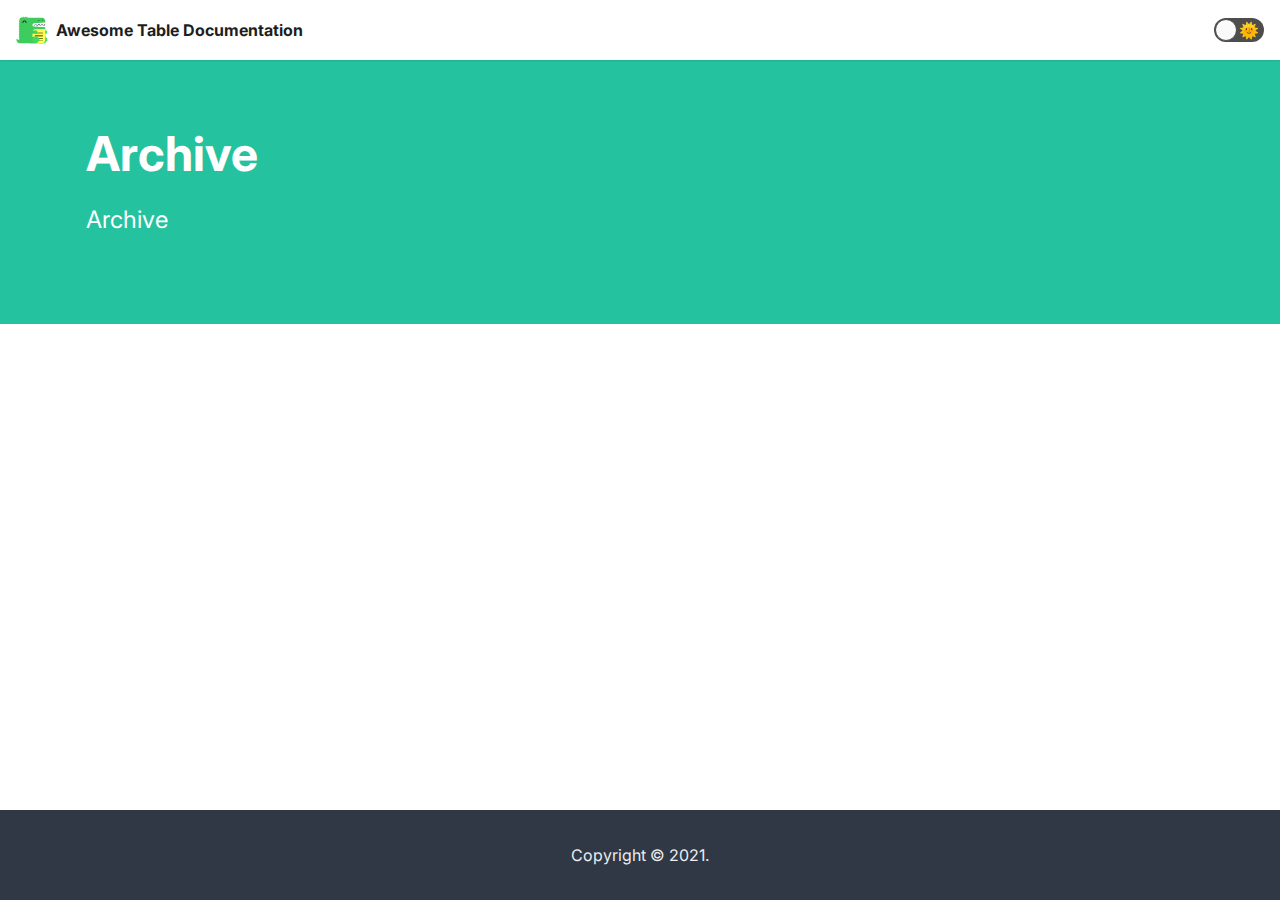
<file: blog/archive/index.html>
<!doctype html>
<html lang="en" dir="ltr">
<head>
<meta charset="UTF-8">
<meta name="viewport" content="width=device-width,initial-scale=1">
<meta name="generator" content="Docusaurus v2.0.0-beta.13">
<title data-react-helmet="true">Archive | Awesome Table Documentation</title><meta data-react-helmet="true" property="og:title" content="Archive | Awesome Table Documentation"><meta data-react-helmet="true" name="twitter:card" content="summary_large_image"><meta data-react-helmet="true" name="description" content="Archive"><meta data-react-helmet="true" property="og:description" content="Archive"><meta data-react-helmet="true" property="og:url" content="https://your-docusaurus-test-site.com/blog/archive"><meta data-react-helmet="true" name="docusaurus_locale" content="en"><meta data-react-helmet="true" name="docusaurus_tag" content="default"><link data-react-helmet="true" rel="icon" href="/img/favicon.ico"><link data-react-helmet="true" rel="canonical" href="https://your-docusaurus-test-site.com/blog/archive"><link data-react-helmet="true" rel="alternate" href="https://your-docusaurus-test-site.com/blog/archive" hreflang="en"><link data-react-helmet="true" rel="alternate" href="https://your-docusaurus-test-site.com/blog/archive" hreflang="x-default"><link rel="stylesheet" href="/assets/css/styles.8313f611.css">
<link rel="preload" href="/assets/js/runtime~main.cd5f30df.js" as="script">
<link rel="preload" href="/assets/js/main.3c9c6fbd.js" as="script">
</head>
<body>
<script>!function(){function t(t){document.documentElement.setAttribute("data-theme",t)}var e=function(){var t=null;try{t=localStorage.getItem("theme")}catch(t){}return t}();t(null!==e?e:"light")}()</script><div id="__docusaurus">
<div><a href="#" class="skipToContent_OuoZ">Skip to main content</a></div><nav class="navbar navbar--fixed-top"><div class="navbar__inner"><div class="navbar__items"><button aria-label="Navigation bar toggle" class="navbar__toggle clean-btn" type="button" tabindex="0"><svg width="30" height="30" viewBox="0 0 30 30" aria-hidden="true"><path stroke="currentColor" stroke-linecap="round" stroke-miterlimit="10" stroke-width="2" d="M4 7h22M4 15h22M4 23h22"></path></svg></button><a class="navbar__brand" href="/"><div class="navbar__logo"><img src="/img/logo.svg" alt="Awesome Table Documentation" class="themedImage_TMUO themedImage--light_4Vu1"><img src="/img/logo.svg" alt="Awesome Table Documentation" class="themedImage_TMUO themedImage--dark_uzRr"></div><b class="navbar__title">Awesome Table Documentation</b></a></div><div class="navbar__items navbar__items--right"><div class="toggle_iYfV toggle_2i4l toggleDisabled_xj38"><div class="toggleTrack_t-f2" role="button" tabindex="-1"><div class="toggleTrackCheck_mk7D"><span class="toggleIcon_pHJ9">🌜</span></div><div class="toggleTrackX_dm8H"><span class="toggleIcon_pHJ9">🌞</span></div><div class="toggleTrackThumb_W6To"></div></div><input type="checkbox" class="toggleScreenReader_h9qa" aria-label="Switch between dark and light mode"></div></div></div><div role="presentation" class="navbar-sidebar__backdrop"></div></nav><div class="main-wrapper"><header class="hero hero--primary"><div class="container"><h1 class="hero__title">Archive</h1><p class="hero__subtitle">Archive</p></div></header><main></main></div><footer class="footer footer--dark"><div class="container"><div class="footer__bottom text--center"><div class="footer__copyright">Copyright © 2021.</div></div></div></footer></div>
<script src="/assets/js/runtime~main.cd5f30df.js"></script>
<script src="/assets/js/main.3c9c6fbd.js"></script>
</body>
</html>
</file>
<file: assets/css/styles.8313f611.css>
@import url(https://fonts.googleapis.com/css2?family=Inter&display=swap);@import url(https://fonts.googleapis.com/css2?family=Lexend+Deca&display=swap);@import url(https://fonts.googleapis.com/css2?family=Roboto+Mono&display=swap);.container,.row .col{padding:0 var(--ifm-spacing-horizontal);width:100%}.row .col,img{max-width:100%}.markdown>h2,.markdown>h3,.markdown>h4,.markdown>h5,.markdown>h6{margin-bottom:calc(var(--ifm-heading-vertical-rhythm-bottom)*var(--ifm-leading))}body,ol ol,ol ul,ul ol,ul ul{margin:0}pre,table{overflow:auto}blockquote,pre{margin:0 0 var(--ifm-spacing-vertical)}.breadcrumbs__link,.button{transition-timing-function:var(--ifm-transition-timing-default)}.button,code{vertical-align:middle}.button--outline.button--active,.button--outline:active,.button--outline:hover,:root{--ifm-button-color:var(--ifm-font-color-base-inverse)}.avatar__photo,.card,.text--truncate{overflow:hidden}.menu__link:hover,a{transition:color var(--ifm-transition-fast) var(--ifm-transition-timing-default)}.navbar__title,.text--truncate{text-overflow:ellipsis;white-space:nowrap}.button,.dropdown__link,.navbar__title,.text--truncate{white-space:nowrap}.navbar--dark,:root{--ifm-navbar-link-hover-color:var(--ifm-color-primary)}.menu,.navbar-sidebar{overflow-x:hidden}:root,html[data-theme=dark]{--ifm-color-emphasis-500:var(--ifm-color-gray-500)}.admonition-icon svg,.alert__icon svg{fill:var(--ifm-alert-foreground-color)}div.note,html{text-rendering:optimizelegibility;-webkit-font-smoothing:antialiased;-webkit-text-size-adjust:100%;-webkit-tap-highlight-color:transparent}.markdown li,body,div.note{word-wrap:break-word}*,div.note{box-sizing:border-box}.ol.steps:before,.section.context:before,.section.postreq:before,.section.prereq:before,.section.result:before{font-family:var(--ifm-font-family-sections);font-size:150%;font-weight:500}.toggle_iYfV,div.note,html{-webkit-tap-highlight-color:transparent}:root{--ifm-color-scheme:light;--ifm-dark-value:10%;--ifm-darker-value:15%;--ifm-darkest-value:30%;--ifm-light-value:15%;--ifm-lighter-value:30%;--ifm-lightest-value:50%;--ifm-contrast-background-value:90%;--ifm-contrast-foreground-value:70%;--ifm-contrast-background-dark-value:70%;--ifm-contrast-foreground-dark-value:90%;--ifm-color-primary:#3578e5;--ifm-color-secondary:#ebedf0;--ifm-color-success:#00a400;--ifm-color-info:#54c7ec;--ifm-color-warning:#ffba00;--ifm-color-danger:#fa383e;--ifm-color-primary-dark:#306cce;--ifm-color-primary-darker:#2d66c3;--ifm-color-primary-darkest:#2554a0;--ifm-color-primary-light:#538ce9;--ifm-color-primary-lighter:#72a1ed;--ifm-color-primary-lightest:#9abcf2;--ifm-color-primary-contrast-background:#ebf2fc;--ifm-color-primary-contrast-foreground:#102445;--ifm-color-secondary-dark:#d4d5d8;--ifm-color-secondary-darker:#c8c9cc;--ifm-color-secondary-darkest:#a4a6a8;--ifm-color-secondary-light:#eef0f2;--ifm-color-secondary-lighter:#f1f2f5;--ifm-color-secondary-lightest:#f5f6f8;--ifm-color-secondary-contrast-background:#fdfdfe;--ifm-color-secondary-contrast-foreground:#474748;--ifm-color-success-dark:#009400;--ifm-color-success-darker:#008b00;--ifm-color-success-darkest:#007300;--ifm-color-success-light:#26b226;--ifm-color-success-lighter:#4dbf4d;--ifm-color-success-lightest:#80d280;--ifm-color-success-contrast-background:#e6f6e6;--ifm-color-success-contrast-foreground:#003100;--ifm-color-info-dark:#4cb3d4;--ifm-color-info-darker:#47a9c9;--ifm-color-info-darkest:#3b8ba5;--ifm-color-info-light:#6ecfef;--ifm-color-info-lighter:#87d8f2;--ifm-color-info-lightest:#aae3f6;--ifm-color-info-contrast-background:#eef9fd;--ifm-color-info-contrast-foreground:#193c47;--ifm-color-warning-dark:#e6a700;--ifm-color-warning-darker:#d99e00;--ifm-color-warning-darkest:#b38200;--ifm-color-warning-light:#ffc426;--ifm-color-warning-lighter:#ffcf4d;--ifm-color-warning-lightest:#ffdd80;--ifm-color-warning-contrast-background:#fff8e6;--ifm-color-warning-contrast-foreground:#4d3800;--ifm-color-danger-dark:#e13238;--ifm-color-danger-darker:#d53035;--ifm-color-danger-darkest:#af272b;--ifm-color-danger-light:#fb565b;--ifm-color-danger-lighter:#fb7478;--ifm-color-danger-lightest:#fd9c9f;--ifm-color-danger-contrast-background:#ffebec;--ifm-color-danger-contrast-foreground:#4b1113;--ifm-color-white:#fff;--ifm-color-black:#000;--ifm-color-gray-0:var(--ifm-color-white);--ifm-color-gray-100:#f5f6f7;--ifm-color-gray-200:#ebedf0;--ifm-color-gray-300:#dadde1;--ifm-color-gray-400:#ccd0d5;--ifm-color-gray-500:#bec3c9;--ifm-color-gray-600:#8d949e;--ifm-color-gray-700:#606770;--ifm-color-gray-800:#444950;--ifm-color-gray-900:#1c1e21;--ifm-color-gray-1000:var(--ifm-color-black);--ifm-color-emphasis-0:var(--ifm-color-gray-0);--ifm-color-emphasis-100:var(--ifm-color-gray-100);--ifm-color-emphasis-200:var(--ifm-color-gray-200);--ifm-color-emphasis-300:var(--ifm-color-gray-300);--ifm-color-emphasis-400:var(--ifm-color-gray-400);--ifm-color-emphasis-600:var(--ifm-color-gray-600);--ifm-color-emphasis-700:var(--ifm-color-gray-700);--ifm-color-emphasis-800:var(--ifm-color-gray-800);--ifm-color-emphasis-900:var(--ifm-color-gray-900);--ifm-color-emphasis-1000:var(--ifm-color-gray-1000);--ifm-color-content:var(--ifm-color-emphasis-900);--ifm-color-content-inverse:var(--ifm-color-emphasis-0);--ifm-color-content-secondary:#525860;--ifm-background-color:transparent;--ifm-background-surface-color:var(--ifm-color-content-inverse);--ifm-global-border-width:1px;--ifm-global-radius:0.4rem;--ifm-hover-overlay:rgba(0,0,0,.05);--ifm-font-color-base:var(--ifm-color-content);--ifm-font-color-base-inverse:var(--ifm-color-content-inverse);--ifm-font-color-secondary:var(--ifm-color-content-secondary);--ifm-font-family-base:system-ui,-apple-system,Segoe UI,Roboto,Ubuntu,Cantarell,Noto Sans,sans-serif,BlinkMacSystemFont,"Segoe UI",Helvetica,Arial,sans-serif,"Apple Color Emoji","Segoe UI Emoji","Segoe UI Symbol";--ifm-font-family-monospace:SFMono-Regular,Menlo,Monaco,Consolas,"Liberation Mono","Courier New",monospace;--ifm-font-weight-light:300;--ifm-font-weight-normal:400;--ifm-font-weight-semibold:500;--ifm-font-weight-bold:700;--ifm-font-weight-base:var(--ifm-font-weight-normal);--ifm-line-height-base:1.65;--ifm-global-spacing:1rem;--ifm-spacing-vertical:var(--ifm-global-spacing);--ifm-spacing-horizontal:var(--ifm-global-spacing);--ifm-transition-fast:200ms;--ifm-transition-slow:400ms;--ifm-transition-timing-default:cubic-bezier(0.08,0.52,0.52,1);--ifm-global-shadow-lw:0 1px 2px 0 rgba(0,0,0,.1);--ifm-global-shadow-md:0 5px 40px rgba(0,0,0,.2);--ifm-global-shadow-tl:0 12px 28px 0 rgba(0,0,0,.2),0 2px 4px 0 rgba(0,0,0,.1);--ifm-z-index-dropdown:2;--ifm-z-index-fixed:3;--ifm-z-index-overlay:4;--ifm-container-width:1140px;--ifm-container-width-xl:1320px;--ifm-code-background:#f6f7f8;--ifm-code-border-radius:var(--ifm-global-radius);--ifm-code-font-size:90%;--ifm-code-padding-horizontal:0.1rem;--ifm-code-padding-vertical:0.1rem;--ifm-pre-background:var(--ifm-color-emphasis-100);--ifm-pre-border-radius:var(--ifm-code-border-radius);--ifm-pre-color:inherit;--ifm-pre-line-height:1.45;--ifm-pre-padding:1rem;--ifm-heading-color:inherit;--ifm-heading-margin-top:0;--ifm-heading-margin-bottom:var(--ifm-spacing-vertical);--ifm-heading-font-family:var(--ifm-font-family-base);--ifm-heading-font-weight:var(--ifm-font-weight-bold);--ifm-heading-line-height:1.25;--ifm-h1-font-size:2rem;--ifm-h2-font-size:1.5rem;--ifm-h3-font-size:1.25rem;--ifm-h4-font-size:1rem;--ifm-h5-font-size:0.875rem;--ifm-h6-font-size:0.85rem;--ifm-image-alignment-padding:1.25rem;--ifm-leading-desktop:1.25;--ifm-leading:calc(var(--ifm-leading-desktop)*1rem);--ifm-list-left-padding:2rem;--ifm-list-margin:1rem;--ifm-list-item-margin:0.25rem;--ifm-list-paragraph-margin:1rem;--ifm-table-cell-padding:0.75rem;--ifm-table-background:transparent;--ifm-table-stripe-background:var(--ifm-color-emphasis-100);--ifm-table-border-width:1px;--ifm-table-border-color:var(--ifm-color-emphasis-300);--ifm-table-head-background:inherit;--ifm-table-head-color:inherit;--ifm-table-head-font-weight:var(--ifm-font-weight-bold);--ifm-table-cell-color:inherit;--ifm-link-color:var(--ifm-color-primary);--ifm-link-decoration:none;--ifm-link-hover-color:var(--ifm-link-color);--ifm-link-hover-decoration:underline;--ifm-paragraph-margin-bottom:var(--ifm-leading);--ifm-blockquote-font-size:var(--ifm-font-size-base);--ifm-blockquote-border-left-width:2px;--ifm-blockquote-padding-horizontal:var(--ifm-spacing-horizontal);--ifm-blockquote-padding-vertical:0;--ifm-blockquote-shadow:none;--ifm-blockquote-color:var(--ifm-color-emphasis-800);--ifm-blockquote-border-color:var(--ifm-color-emphasis-300);--ifm-hr-border-color:var(--ifm-color-emphasis-500);--ifm-hr-border-width:1px;--ifm-hr-margin-vertical:1.5rem;--ifm-scrollbar-size:7px;--ifm-scrollbar-track-background-color:#f1f1f1;--ifm-scrollbar-thumb-background-color:silver;--ifm-scrollbar-thumb-hover-background-color:#a7a7a7;--ifm-alert-background-color:inherit;--ifm-alert-border-color:inherit;--ifm-alert-border-radius:var(--ifm-global-radius);--ifm-alert-border-width:0px;--ifm-alert-border-left-width:5px;--ifm-alert-color:var(--ifm-font-color-base);--ifm-alert-padding-horizontal:var(--ifm-spacing-horizontal);--ifm-alert-padding-vertical:var(--ifm-spacing-vertical);--ifm-alert-shadow:var(--ifm-global-shadow-lw);--ifm-avatar-intro-margin:1rem;--ifm-avatar-intro-alignment:inherit;--ifm-avatar-photo-size-sm:2rem;--ifm-avatar-photo-size-md:3rem;--ifm-avatar-photo-size-lg:4rem;--ifm-avatar-photo-size-xl:6rem;--ifm-badge-background-color:inherit;--ifm-badge-border-color:inherit;--ifm-badge-border-radius:var(--ifm-global-radius);--ifm-badge-border-width:var(--ifm-global-border-width);--ifm-badge-color:var(--ifm-color-white);--ifm-badge-padding-horizontal:calc(var(--ifm-spacing-horizontal)*0.5);--ifm-badge-padding-vertical:calc(var(--ifm-spacing-vertical)*0.25);--ifm-breadcrumb-border-radius:1.5rem;--ifm-breadcrumb-spacing:0.0625rem;--ifm-breadcrumb-color-active:var(--ifm-color-primary);--ifm-breadcrumb-item-background-active:var(--ifm-hover-overlay);--ifm-breadcrumb-padding-horizontal:1rem;--ifm-breadcrumb-padding-vertical:0.5rem;--ifm-breadcrumb-size-multiplier:1;--ifm-breadcrumb-separator:url('data:image/svg+xml;utf8,<svg xmlns="http://www.w3.org/2000/svg" x="0px" y="0px" viewBox="0 0 256 256"><g><g><polygon points="79.093,0 48.907,30.187 146.72,128 48.907,225.813 79.093,256 207.093,128"/></g></g><g></g><g></g><g></g><g></g><g></g><g></g><g></g><g></g><g></g><g></g><g></g><g></g><g></g><g></g><g></g></svg>');--ifm-breadcrumb-separator-filter:none;--ifm-breadcrumb-separator-size:0.5rem;--ifm-breadcrumb-separator-size-multiplier:1.25;--ifm-button-background-color:inherit;--ifm-button-border-color:var(--ifm-button-background-color);--ifm-button-border-width:var(--ifm-global-border-width);--ifm-button-font-weight:var(--ifm-font-weight-bold);--ifm-button-padding-horizontal:1.5rem;--ifm-button-padding-vertical:0.375rem;--ifm-button-size-multiplier:1;--ifm-button-transition-duration:var(--ifm-transition-fast);--ifm-button-border-radius:calc(var(--ifm-global-radius)*var(--ifm-button-size-multiplier));--ifm-button-group-margin:2px;--ifm-card-background-color:var(--ifm-background-surface-color);--ifm-card-border-radius:calc(var(--ifm-global-radius)*2);--ifm-card-horizontal-spacing:var(--ifm-global-spacing);--ifm-card-vertical-spacing:var(--ifm-global-spacing);--ifm-toc-border-color:var(--ifm-color-emphasis-300);--ifm-toc-link-color:var(--ifm-color-content-secondary);--ifm-toc-padding-vertical:0.5rem;--ifm-toc-padding-horizontal:0.5rem;--ifm-dropdown-background-color:var(--ifm-background-surface-color);--ifm-dropdown-font-weight:var(--ifm-font-weight-semibold);--ifm-dropdown-link-color:var(--ifm-font-color-base);--ifm-dropdown-hover-background-color:var(--ifm-hover-overlay);--ifm-footer-background-color:var(--ifm-color-emphasis-100);--ifm-footer-color:inherit;--ifm-footer-link-color:var(--ifm-color-emphasis-700);--ifm-footer-link-hover-color:var(--ifm-color-primary);--ifm-footer-link-horizontal-spacing:0.5rem;--ifm-footer-padding-horizontal:calc(var(--ifm-spacing-horizontal)*2);--ifm-footer-padding-vertical:calc(var(--ifm-spacing-vertical)*2);--ifm-footer-title-color:inherit;--ifm-hero-background-color:var(--ifm-background-surface-color);--ifm-hero-text-color:var(--ifm-color-emphasis-800);--ifm-menu-color:var(--ifm-color-emphasis-700);--ifm-menu-color-active:var(--ifm-color-primary);--ifm-menu-color-background-active:var(--ifm-hover-overlay);--ifm-menu-color-background-hover:var(--ifm-hover-overlay);--ifm-menu-link-padding-horizontal:1rem;--ifm-menu-link-padding-vertical:0.375rem;--ifm-menu-link-sublist-icon:url('data:image/svg+xml;utf8,<svg xmlns="http://www.w3.org/2000/svg" width="16px" height="16px" viewBox="0 0 24 24"><path fill="rgba(0,0,0,0.5)" d="M7.41 15.41L12 10.83l4.59 4.58L18 14l-6-6-6 6z"></path></svg>');--ifm-menu-link-sublist-icon-filter:none;--ifm-navbar-background-color:var(--ifm-background-surface-color);--ifm-navbar-height:3.75rem;--ifm-navbar-item-padding-horizontal:0.75rem;--ifm-navbar-item-padding-vertical:0.25rem;--ifm-navbar-link-color:var(--ifm-font-color-base);--ifm-navbar-link-active-color:var(--ifm-link-color);--ifm-navbar-padding-horizontal:var(--ifm-spacing-horizontal);--ifm-navbar-padding-vertical:calc(var(--ifm-spacing-vertical)*0.5);--ifm-navbar-shadow:var(--ifm-global-shadow-lw);--ifm-navbar-search-input-background-color:var(--ifm-color-emphasis-200);--ifm-navbar-search-input-color:var(--ifm-color-emphasis-800);--ifm-navbar-search-input-placeholder-color:var(--ifm-color-emphasis-500);--ifm-navbar-search-input-icon:url('data:image/svg+xml;utf8,<svg fill="currentColor" xmlns="http://www.w3.org/2000/svg" viewBox="0 0 16 16" height="16px" width="16px"><path d="M6.02945,10.20327a4.17382,4.17382,0,1,1,4.17382-4.17382A4.15609,4.15609,0,0,1,6.02945,10.20327Zm9.69195,4.2199L10.8989,9.59979A5.88021,5.88021,0,0,0,12.058,6.02856,6.00467,6.00467,0,1,0,9.59979,10.8989l4.82338,4.82338a.89729.89729,0,0,0,1.29912,0,.89749.89749,0,0,0-.00087-1.29909Z" /></svg>');--ifm-navbar-sidebar-width:83vw;--ifm-pagination-border-radius:calc(var(--ifm-global-radius)*var(--ifm-pagination-size-multiplier));--ifm-pagination-color-active:var(--ifm-color-primary);--ifm-pagination-font-size:1rem;--ifm-pagination-item-active-background:var(--ifm-hover-overlay);--ifm-pagination-page-spacing:0.0625rem;--ifm-pagination-padding-horizontal:calc(var(--ifm-spacing-horizontal)*1);--ifm-pagination-padding-vertical:calc(var(--ifm-spacing-vertical)*0.25);--ifm-pagination-size-multiplier:1;--ifm-pagination-nav-border-radius:var(--ifm-global-radius);--ifm-pagination-nav-color-hover:var(--ifm-color-primary);--ifm-pills-color-active:var(--ifm-color-primary);--ifm-pills-color-background-active:var(--ifm-hover-overlay);--ifm-pills-spacing:0.0625rem;--ifm-tabs-color:var(--ifm-font-color-secondary);--ifm-tabs-color-active:var(--ifm-color-primary);--ifm-tabs-color-active-border:var(--ifm-tabs-color-active);--ifm-tabs-padding-horizontal:1rem;--ifm-tabs-padding-vertical:1rem;--ifm-tabs-spacing:0.0625rem;--ifm-color-primary:#25c2a0;--ifm-color-primary-dark:#21af90;--ifm-color-primary-darker:#1fa588;--ifm-color-primary-darkest:#1a8870;--ifm-color-primary-light:#46cbae;--ifm-color-primary-lighter:#66d4bd;--ifm-color-primary-lightest:#92e0d0;--ifm-code-font-size:95%;--ifm-font-size-base:100%;--ifm-font-family-base:Inter;--ifm-font-family-monospace:"Roboto Mono";--ifm-font-family-sections:"Lexend Deca";--docusaurus-announcement-bar-height:auto;--docusaurus-tag-list-border:var(--ifm-color-emphasis-300);--collapse-button-bg-color-dark:#2e333a;--doc-sidebar-width:300px;--doc-sidebar-hidden-width:30px}.badge--danger,.badge--info,.badge--primary,.badge--secondary,.badge--success,.badge--warning{--ifm-badge-border-color:var(--ifm-badge-background-color)}.button--link,.button--outline{--ifm-button-background-color:transparent}html{-moz-text-size-adjust:100%;text-size-adjust:100%;background-color:var(--ifm-background-color);color:var(--ifm-font-color-base);color-scheme:var(--ifm-color-scheme);font:var(--ifm-font-size-base)/var(--ifm-line-height-base) var(--ifm-font-family-base)}iframe{border:0;color-scheme:auto}.container{margin:0 auto;max-width:var(--ifm-container-width)}.padding-bottom--none,.padding-vert--none{padding-bottom:0!important}.padding-top--none,.padding-vert--none{padding-top:0!important}.padding-horiz--none,.padding-left--none{padding-left:0!important}.padding-horiz--none,.padding-right--none{padding-right:0!important}.container--fluid{max-width:inherit}.row{display:flex;flex-direction:row;flex-wrap:wrap;margin:0 calc(var(--ifm-spacing-horizontal)*-1)}.margin-bottom--none,.margin-vert--none,.markdown>:last-child{margin-bottom:0!important}.margin-top--none,.margin-vert--none{margin-top:0!important}.row .col{--ifm-col-width:100%;flex:1 0;margin-left:0}.row .col[class*=col--]{flex:0 0 var(--ifm-col-width);max-width:var(--ifm-col-width)}.row .col.col--1{--ifm-col-width:8.33333%}.row .col.col--offset-1{margin-left:8.33333%}.row .col.col--2{--ifm-col-width:16.66667%}.row .col.col--offset-2{margin-left:16.66667%}.row .col.col--3{--ifm-col-width:25%}.row .col.col--offset-3{margin-left:25%}.row .col.col--4{--ifm-col-width:33.33333%}.row .col.col--offset-4{margin-left:33.33333%}.row .col.col--5{--ifm-col-width:41.66667%}.row .col.col--offset-5{margin-left:41.66667%}.row .col.col--6{--ifm-col-width:50%}.row .col.col--offset-6{margin-left:50%}.row .col.col--7{--ifm-col-width:58.33333%}.row .col.col--offset-7{margin-left:58.33333%}.row .col.col--8{--ifm-col-width:66.66667%}.row .col.col--offset-8{margin-left:66.66667%}.row .col.col--9{--ifm-col-width:75%}.row .col.col--offset-9{margin-left:75%}.row .col.col--10{--ifm-col-width:83.33333%}.row .col.col--offset-10{margin-left:83.33333%}.row .col.col--11{--ifm-col-width:91.66667%}.row .col.col--offset-11{margin-left:91.66667%}.row .col.col--12{--ifm-col-width:100%}.row .col.col--offset-12{margin-left:100%}.row--no-gutters{margin-left:0;margin-right:0}.margin-horiz--none,.margin-left--none{margin-left:0!important}.margin-horiz--none,.margin-right--none{margin-right:0!important}.row--no-gutters>.col{padding-left:0;padding-right:0}.row--align-top{align-items:flex-start}.row--align-bottom{align-items:flex-end}.row--align-center{align-items:center}.row--align-stretch{align-items:stretch}.row--align-baseline{align-items:baseline}.margin--none{margin:0!important}.margin-bottom--xs,.margin-vert--xs{margin-bottom:.25rem!important}.margin-top--xs,.margin-vert--xs{margin-top:.25rem!important}.margin-horiz--xs,.margin-left--xs{margin-left:.25rem!important}.margin-horiz--xs,.margin-right--xs{margin-right:.25rem!important}.margin--xs{margin:.25rem!important}.margin-bottom--sm,.margin-vert--sm{margin-bottom:.5rem!important}.margin-top--sm,.margin-vert--sm{margin-top:.5rem!important}.margin-horiz--sm,.margin-left--sm{margin-left:.5rem!important}.margin-horiz--sm,.margin-right--sm{margin-right:.5rem!important}.margin--sm{margin:.5rem!important}.margin-bottom--md,.margin-vert--md{margin-bottom:1rem!important}.margin-top--md,.margin-vert--md{margin-top:1rem!important}.margin-horiz--md,.margin-left--md{margin-left:1rem!important}.margin-horiz--md,.margin-right--md{margin-right:1rem!important}.margin--md{margin:1rem!important}.margin-bottom--lg,.margin-vert--lg{margin-bottom:2rem!important}.margin-top--lg,.margin-vert--lg{margin-top:2rem!important}.margin-horiz--lg,.margin-left--lg{margin-left:2rem!important}.margin-horiz--lg,.margin-right--lg{margin-right:2rem!important}.margin--lg{margin:2rem!important}.margin-bottom--xl,.margin-vert--xl{margin-bottom:5rem!important}.margin-top--xl,.margin-vert--xl{margin-top:5rem!important}.margin-horiz--xl,.margin-left--xl{margin-left:5rem!important}.margin-horiz--xl,.margin-right--xl{margin-right:5rem!important}.margin--xl{margin:5rem!important}.padding--none{padding:0!important}.padding-bottom--xs,.padding-vert--xs{padding-bottom:.25rem!important}.padding-top--xs,.padding-vert--xs{padding-top:.25rem!important}.padding-horiz--xs,.padding-left--xs{padding-left:.25rem!important}.padding-horiz--xs,.padding-right--xs{padding-right:.25rem!important}.padding--xs{padding:.25rem!important}.padding-bottom--sm,.padding-vert--sm{padding-bottom:.5rem!important}.padding-top--sm,.padding-vert--sm{padding-top:.5rem!important}.padding-horiz--sm,.padding-left--sm{padding-left:.5rem!important}.padding-horiz--sm,.padding-right--sm{padding-right:.5rem!important}.padding--sm{padding:.5rem!important}.padding-bottom--md,.padding-vert--md{padding-bottom:1rem!important}.padding-top--md,.padding-vert--md{padding-top:1rem!important}.padding-horiz--md,.padding-left--md{padding-left:1rem!important}.padding-horiz--md,.padding-right--md{padding-right:1rem!important}.padding--md{padding:1rem!important}.padding-bottom--lg,.padding-vert--lg{padding-bottom:2rem!important}.padding-top--lg,.padding-vert--lg{padding-top:2rem!important}.padding-horiz--lg,.padding-left--lg{padding-left:2rem!important}.padding-horiz--lg,.padding-right--lg{padding-right:2rem!important}.padding--lg{padding:2rem!important}.padding-bottom--xl,.padding-vert--xl{padding-bottom:5rem!important}.padding-top--xl,.padding-vert--xl{padding-top:5rem!important}.padding-horiz--xl,.padding-left--xl{padding-left:5rem!important}.padding-horiz--xl,.padding-right--xl{padding-right:5rem!important}.padding--xl{padding:5rem!important}code{background-color:var(--ifm-code-background);border:.1rem solid rgba(0,0,0,.1);border-radius:var(--ifm-code-border-radius);font-family:var(--ifm-font-family-monospace);font-size:var(--ifm-code-font-size);padding:var(--ifm-code-padding-vertical) var(--ifm-code-padding-horizontal);white-space:pre-wrap}a code{color:inherit}pre{background-color:var(--ifm-pre-background);border-radius:var(--ifm-pre-border-radius);color:var(--ifm-pre-color);font:var(--ifm-code-font-size)/var(--ifm-pre-line-height) var(--ifm-font-family-monospace);padding:var(--ifm-pre-padding)}pre code{background-color:transparent;border:none;font-size:100%;line-height:inherit;padding:0}kbd{background-color:var(--ifm-color-emphasis-0);border:1px solid var(--ifm-color-emphasis-400);border-radius:.2rem;box-shadow:inset 0 -1px 0 var(--ifm-color-emphasis-400);color:var(--ifm-color-emphasis-800);font:80% var(--ifm-font-family-monospace);padding:.15rem .3rem}h1,h2,h3,h4,h5,h6{color:var(--ifm-heading-color);font-family:var(--ifm-heading-font-family);font-weight:var(--ifm-heading-font-weight);line-height:var(--ifm-heading-line-height);margin:var(--ifm-heading-margin-top) 0 var(--ifm-heading-margin-bottom) 0}h1{font-size:var(--ifm-h1-font-size)}h2{font-size:var(--ifm-h2-font-size)}h3{font-size:var(--ifm-h3-font-size)}h4{font-size:var(--ifm-h4-font-size)}h5{font-size:var(--ifm-h5-font-size)}h6{font-size:var(--ifm-h6-font-size)}img[align=right]{padding-left:var(--image-alignment-padding)}img[align=left]{padding-right:var(--image-alignment-padding)}.markdown{--ifm-h1-vertical-rhythm-top:3;--ifm-h2-vertical-rhythm-top:2;--ifm-h3-vertical-rhythm-top:1.5;--ifm-heading-vertical-rhythm-top:1.25;--ifm-h1-vertical-rhythm-bottom:1.25;--ifm-heading-vertical-rhythm-bottom:1;--ifm-h1-vertical-rhythm-top:0}.markdown:after,.markdown:before{content:"";display:table}.markdown:after{clear:both}.markdown h1:first-child{--ifm-h1-font-size:3rem;margin-bottom:calc(var(--ifm-h1-vertical-rhythm-bottom)*var(--ifm-leading))}.markdown>h2{--ifm-h2-font-size:2rem;margin-top:calc(var(--ifm-h2-vertical-rhythm-top)*var(--ifm-leading))}.markdown>h3{--ifm-h3-font-size:1.5rem;margin-top:calc(var(--ifm-h3-vertical-rhythm-top)*var(--ifm-leading))}.markdown>h4,.markdown>h5,.markdown>h6{margin-top:calc(var(--ifm-heading-vertical-rhythm-top)*var(--ifm-leading))}.markdown>p,.markdown>pre,.markdown>ul{margin-bottom:var(--ifm-leading)}.markdown li>p{margin-top:var(--ifm-list-paragraph-margin)}.markdown li+li{margin-top:var(--ifm-list-item-margin)}ol,ul{margin:0 0 var(--ifm-list-margin);padding-left:var(--ifm-list-left-padding)}ol ol,ul ol{list-style-type:lower-roman}ol ol ol,ol ul ol,ul ol ol,ul ul ol{list-style-type:lower-alpha}table{border-collapse:collapse;display:block;margin-bottom:var(--ifm-spacing-vertical);width:100%}table thead tr{border-bottom:2px solid var(--ifm-table-border-color)}table tr{background-color:var(--ifm-table-background);border-top:var(--ifm-table-border-width) solid var(--ifm-table-border-color)}table tr:nth-child(2n){background-color:var(--ifm-table-stripe-background)}table td,table th{border:var(--ifm-table-border-width) solid var(--ifm-table-border-color);padding:var(--ifm-table-cell-padding)}table th{background-color:var(--ifm-table-head-background);color:var(--ifm-table-head-color);font-weight:var(--ifm-table-head-font-weight)}table td{color:var(--ifm-table-cell-color)}strong{font-weight:var(--ifm-font-weight-bold)}a{color:var(--ifm-link-color);text-decoration:var(--ifm-link-decoration)}a:hover{color:var(--ifm-link-hover-color);text-decoration:var(--ifm-link-hover-decoration)}.breadcrumbs__link:hover,.button:hover,.text--no-decoration,.text--no-decoration:hover,a:not([href]){text-decoration:none}p{margin:0 0 var(--ifm-paragraph-margin-bottom)}blockquote{border-left-width:0;border:0 solid var(--ifm-blockquote-border-color);border-left:var(--ifm-blockquote-border-left-width) solid var(--ifm-blockquote-border-color);box-shadow:var(--ifm-blockquote-shadow);color:var(--ifm-blockquote-color);font-size:var(--ifm-blockquote-font-size);padding:var(--ifm-blockquote-padding-vertical) var(--ifm-blockquote-padding-horizontal)}blockquote>:first-child{margin-top:0}blockquote>:last-child{margin-bottom:0}hr{border:var(--ifm-hr-border-width) solid var(--ifm-hr-border-color);margin:var(--ifm-hr-margin-vertical) 0}.shadow--lw{box-shadow:var(--ifm-global-shadow-lw)!important}.shadow--md{box-shadow:var(--ifm-global-shadow-md)!important}.shadow--tl{box-shadow:var(--ifm-global-shadow-tl)!important}.text--primary{color:var(--ifm-color-primary)}.text--secondary{color:var(--ifm-color-secondary)}.text--success{color:var(--ifm-color-success)}.text--info{color:var(--ifm-color-info)}.text--warning{color:var(--ifm-color-warning)}.text--danger{color:var(--ifm-color-danger)}.text--center{text-align:center}.text--left{text-align:left}.text--justify{text-align:justify}.text--right{text-align:right}.text--capitalize{text-transform:capitalize}.text--lowercase{text-transform:lowercase}.admonition h5,.alert__heading,.text--uppercase{text-transform:uppercase}.text--light{font-weight:var(--ifm-font-weight-light)}.text--normal{font-weight:var(--ifm-font-weight-normal)}.text--semibold{font-weight:var(--ifm-font-weight-semibold)}.text--bold{font-weight:var(--ifm-font-weight-bold)}.keyword.wintitle,.text--italic{font-style:italic}.text--break{word-wrap:break-word!important;word-break:break-word!important}.clean-btn{background:none;border:none;color:inherit;cursor:pointer;font-family:inherit;padding:0}.alert,.alert .close{color:var(--ifm-alert-foreground-color)}.alert--primary{--ifm-alert-background-color:var(--ifm-color-primary-contrast-background);--ifm-alert-background-color-highlight:rgba(53,120,229,.15);--ifm-alert-foreground-color:var(--ifm-color-primary-contrast-foreground);--ifm-alert-border-color:var(--ifm-color-primary-dark)}.alert--secondary{--ifm-alert-background-color:var(--ifm-color-secondary-contrast-background);--ifm-alert-background-color-highlight:rgba(235,237,240,.15);--ifm-alert-foreground-color:var(--ifm-color-secondary-contrast-foreground);--ifm-alert-border-color:var(--ifm-color-secondary-dark)}.alert--success{--ifm-alert-background-color:var(--ifm-color-success-contrast-background);--ifm-alert-background-color-highlight:rgba(0,164,0,.15);--ifm-alert-foreground-color:var(--ifm-color-success-contrast-foreground);--ifm-alert-border-color:var(--ifm-color-success-dark)}.alert--info{--ifm-alert-background-color:var(--ifm-color-info-contrast-background);--ifm-alert-background-color-highlight:rgba(84,199,236,.15);--ifm-alert-foreground-color:var(--ifm-color-info-contrast-foreground);--ifm-alert-border-color:var(--ifm-color-info-dark)}.alert--warning{--ifm-alert-background-color:var(--ifm-color-warning-contrast-background);--ifm-alert-background-color-highlight:rgba(255,186,0,.15);--ifm-alert-foreground-color:var(--ifm-color-warning-contrast-foreground);--ifm-alert-border-color:var(--ifm-color-warning-dark)}.alert--danger{--ifm-alert-background-color:var(--ifm-color-danger-contrast-background);--ifm-alert-background-color-highlight:rgba(250,56,62,.15);--ifm-alert-foreground-color:var(--ifm-color-danger-contrast-foreground);--ifm-alert-border-color:var(--ifm-color-danger-dark)}.alert{--ifm-code-background:var(--ifm-alert-background-color-highlight);--ifm-link-color:var(--ifm-alert-foreground-color);--ifm-link-hover-color:var(--ifm-alert-foreground-color);--ifm-link-decoration:underline;--ifm-tabs-color:var(--ifm-alert-foreground-color);--ifm-tabs-color-active:var(--ifm-alert-foreground-color);--ifm-tabs-color-active-border:var(--ifm-alert-border-color);background-color:var(--ifm-alert-background-color);border-left-width:var(--ifm-alert-border-width);border:var(--ifm-alert-border-width) solid var(--ifm-alert-border-color);border-left:var(--ifm-alert-border-left-width) solid var(--ifm-alert-border-color);border-radius:var(--ifm-alert-border-radius);box-shadow:var(--ifm-alert-shadow);padding:var(--ifm-alert-padding-vertical) var(--ifm-alert-padding-horizontal)}.alert__heading{align-items:center;display:flex;font:700 var(--ifm-h5-font-size)/var(--ifm-heading-line-height) var(--ifm-heading-font-family);margin-bottom:.5rem}.alert__icon{display:inline-flex;margin-right:.4em}.alert__icon svg{stroke:var(--ifm-alert-foreground-color);stroke-width:0}.alert .close{margin:calc(var(--ifm-alert-padding-vertical)*-1) calc(var(--ifm-alert-padding-horizontal)*-1) 0 0;opacity:.75}.alert .close:focus,.alert .close:hover{opacity:1}.alert a{-webkit-text-decoration-color:var(--ifm-alert-border-color);text-decoration-color:var(--ifm-alert-border-color)}.alert a:hover{text-decoration-thickness:2px}.avatar,.navbar,.navbar>.container,.navbar>.container-fluid{display:flex}.avatar__photo-link,.tocCollapsibleContent_0dom a{display:block}.avatar__photo{border-radius:50%;height:var(--ifm-avatar-photo-size-md);width:var(--ifm-avatar-photo-size-md)}.avatar__photo--sm{height:var(--ifm-avatar-photo-size-sm);width:var(--ifm-avatar-photo-size-sm)}.avatar__photo--lg{height:var(--ifm-avatar-photo-size-lg);width:var(--ifm-avatar-photo-size-lg)}.avatar__photo--xl{height:var(--ifm-avatar-photo-size-xl);width:var(--ifm-avatar-photo-size-xl)}.card--full-height,.navbar__logo img,body,html{height:100%}.avatar__photo+.avatar__intro{margin-left:var(--ifm-avatar-intro-margin)}.avatar__intro{display:flex;flex:1 1;flex-direction:column;justify-content:center;text-align:var(--ifm-avatar-intro-alignment)}.badge,.breadcrumbs__item,.breadcrumbs__link,.button,.dropdown>.navbar__link:after{display:inline-block}.avatar__name{font:700 var(--ifm-h4-font-size)/var(--ifm-heading-line-height) var(--ifm-font-family-base)}.avatar__subtitle{margin-top:.25rem}.avatar--vertical{--ifm-avatar-intro-alignment:center;--ifm-avatar-intro-margin:0.5rem;align-items:center;flex-direction:column}.avatar--vertical .avatar__intro{margin-left:0}.badge{background-color:var(--ifm-badge-background-color);border:var(--ifm-badge-border-width) solid var(--ifm-badge-border-color);border-radius:var(--ifm-badge-border-radius);color:var(--ifm-badge-color);font-size:75%;font-weight:var(--ifm-font-weight-bold);line-height:1;padding:var(--ifm-badge-padding-vertical) var(--ifm-badge-padding-horizontal)}.badge--primary{--ifm-badge-background-color:var(--ifm-color-primary)}.badge--secondary{--ifm-badge-background-color:var(--ifm-color-secondary);color:var(--ifm-color-black)}.breadcrumbs__link,.button.button--secondary.button--outline:not(.button--active):not(:hover){color:var(--ifm-font-color-base)}.badge--success{--ifm-badge-background-color:var(--ifm-color-success)}.badge--info{--ifm-badge-background-color:var(--ifm-color-info)}.badge--warning{--ifm-badge-background-color:var(--ifm-color-warning)}.badge--danger{--ifm-badge-background-color:var(--ifm-color-danger)}.breadcrumbs{margin-bottom:0;padding-left:0}.breadcrumbs__item:not(:first-child){margin-left:var(--ifm-breadcrumb-spacing)}.breadcrumbs__item:not(:last-child){margin-right:var(--ifm-breadcrumb-spacing)}.breadcrumbs__item:not(:last-child):after{background:var(--ifm-breadcrumb-separator) center;content:" ";display:inline-block;-webkit-filter:var(--ifm-breadcrumb-separator-filter);filter:var(--ifm-breadcrumb-separator-filter);height:calc(var(--ifm-breadcrumb-separator-size)*var(--ifm-breadcrumb-size-multiplier)*var(--ifm-breadcrumb-separator-size-multiplier));margin:0 .5rem;opacity:.5;width:calc(var(--ifm-breadcrumb-separator-size)*var(--ifm-breadcrumb-size-multiplier)*var(--ifm-breadcrumb-separator-size-multiplier))}.breadcrumbs__item--active .breadcrumbs__link{color:var(--ifm-breadcrumb-color-active)}.breadcrumbs__item--active .breadcrumbs__link,.breadcrumbs__item:not(.breadcrumbs__item--active):hover .breadcrumbs__link{background:var(--ifm-breadcrumb-item-background-active)}.breadcrumbs__link{border-radius:var(--ifm-breadcrumb-border-radius);font-size:calc(1rem*var(--ifm-breadcrumb-size-multiplier));padding:calc(var(--ifm-breadcrumb-padding-vertical)*var(--ifm-breadcrumb-size-multiplier)) calc(var(--ifm-breadcrumb-padding-horizontal)*var(--ifm-breadcrumb-size-multiplier));transition-duration:var(--ifm-transition-fast);transition-property:background,color}.breadcrumbs--sm{--ifm-breadcrumb-size-multiplier:0.8}.breadcrumbs--lg{--ifm-breadcrumb-size-multiplier:1.2}.button{background-color:var(--ifm-button-background-color);border:var(--ifm-button-border-width) solid var(--ifm-button-border-color);border-radius:var(--ifm-button-border-radius);cursor:pointer;font-size:calc(.875rem*var(--ifm-button-size-multiplier));font-weight:var(--ifm-button-font-weight);line-height:1.5;padding:calc(var(--ifm-button-padding-vertical)*var(--ifm-button-size-multiplier)) calc(var(--ifm-button-padding-horizontal)*var(--ifm-button-size-multiplier));text-align:center;transition-duration:var(--ifm-button-transition-duration);transition-property:color,background,border-color;-webkit-user-select:none;-ms-user-select:none;user-select:none}.copyButton_M3SB,.toggle_iYfV{-webkit-user-select:none;-ms-user-select:none}.button,.button:hover{color:var(--ifm-button-color)}.button--outline{--ifm-button-color:var(--ifm-button-border-color)}.button--outline:hover{--ifm-button-background-color:var(--ifm-button-border-color)}.button--link{--ifm-button-border-color:transparent;color:var(--ifm-link-color);text-decoration:var(--ifm-link-decoration)}.button--link.button--active,.button--link:active,.button--link:hover{color:var(--ifm-link-hover-color);text-decoration:var(--ifm-link-hover-decoration)}.button.disabled,.button:disabled,.button[disabled]{opacity:.65;pointer-events:none}.button--sm{--ifm-button-size-multiplier:0.8}.button--lg{--ifm-button-size-multiplier:1.35}.button--block{display:block;width:100%}.button.button--secondary{color:var(--ifm-color-gray-900)}.button--primary{--ifm-button-border-color:var(--ifm-color-primary)}.button--primary:not(.button--outline){--ifm-button-background-color:var(--ifm-color-primary)}.button--primary:not(.button--outline):hover{--ifm-button-background-color:var(--ifm-color-primary-dark);--ifm-button-border-color:var(--ifm-color-primary-dark)}.button--primary.button--active,.button--primary:active{--ifm-button-border-color:var(--ifm-color-primary-darker);--ifm-button-background-color:var(--ifm-color-primary-darker);background-color:var(--ifm-color-primary-darker);border-color:var(--ifm-color-primary-darker)}.button--secondary{--ifm-button-border-color:var(--ifm-color-secondary)}.button--secondary:not(.button--outline){--ifm-button-background-color:var(--ifm-color-secondary)}.button--secondary:not(.button--outline):hover{--ifm-button-background-color:var(--ifm-color-secondary-dark);--ifm-button-border-color:var(--ifm-color-secondary-dark)}.button--secondary.button--active,.button--secondary:active{--ifm-button-border-color:var(--ifm-color-secondary-darker);--ifm-button-background-color:var(--ifm-color-secondary-darker);background-color:var(--ifm-color-secondary-darker);border-color:var(--ifm-color-secondary-darker)}.button--success{--ifm-button-border-color:var(--ifm-color-success)}.button--success:not(.button--outline){--ifm-button-background-color:var(--ifm-color-success)}.button--success:not(.button--outline):hover{--ifm-button-background-color:var(--ifm-color-success-dark);--ifm-button-border-color:var(--ifm-color-success-dark)}.button--success.button--active,.button--success:active{--ifm-button-border-color:var(--ifm-color-success-darker);--ifm-button-background-color:var(--ifm-color-success-darker);background-color:var(--ifm-color-success-darker);border-color:var(--ifm-color-success-darker)}.button--info{--ifm-button-border-color:var(--ifm-color-info)}.button--info:not(.button--outline){--ifm-button-background-color:var(--ifm-color-info)}.button--info:not(.button--outline):hover{--ifm-button-background-color:var(--ifm-color-info-dark);--ifm-button-border-color:var(--ifm-color-info-dark)}.button--info.button--active,.button--info:active{--ifm-button-border-color:var(--ifm-color-info-darker);--ifm-button-background-color:var(--ifm-color-info-darker);background-color:var(--ifm-color-info-darker);border-color:var(--ifm-color-info-darker)}.button--warning{--ifm-button-border-color:var(--ifm-color-warning)}.button--warning:not(.button--outline){--ifm-button-background-color:var(--ifm-color-warning)}.button--warning:not(.button--outline):hover{--ifm-button-background-color:var(--ifm-color-warning-dark);--ifm-button-border-color:var(--ifm-color-warning-dark)}.button--warning.button--active,.button--warning:active{--ifm-button-border-color:var(--ifm-color-warning-darker);--ifm-button-background-color:var(--ifm-color-warning-darker);background-color:var(--ifm-color-warning-darker);border-color:var(--ifm-color-warning-darker)}.button--danger{--ifm-button-border-color:var(--ifm-color-danger)}.button--danger:not(.button--outline){--ifm-button-background-color:var(--ifm-color-danger)}.button--danger:not(.button--outline):hover{--ifm-button-background-color:var(--ifm-color-danger-dark);--ifm-button-border-color:var(--ifm-color-danger-dark)}.button--danger.button--active,.button--danger:active{--ifm-button-border-color:var(--ifm-color-danger-darker);--ifm-button-background-color:var(--ifm-color-danger-darker);background-color:var(--ifm-color-danger-darker);border-color:var(--ifm-color-danger-darker)}.button-group{display:inline-flex}.button-group>.button:not(:first-child){border-bottom-left-radius:0;border-top-left-radius:0;margin-left:var(--ifm-button-group-margin)}.button-group>.button:not(:last-child){border-bottom-right-radius:0;border-top-right-radius:0}.button-group>.button--active{z-index:1}.button-group--block{display:flex;justify-content:stretch}.button-group--block>.button{flex-grow:1}.card{background-color:var(--ifm-card-background-color);border-radius:var(--ifm-card-border-radius);box-shadow:var(--ifm-global-shadow-lw);display:flex;flex-direction:column}.card__image{padding-top:var(--ifm-card-vertical-spacing)}.card__image:first-child{padding-top:0}.card__body,.card__footer,.card__header{padding:var(--ifm-card-vertical-spacing) var(--ifm-card-horizontal-spacing)}.card__body:not(:last-child),.card__footer:not(:last-child),.card__header:not(:last-child){padding-bottom:0}.admonition-content>:last-child,.card__body>:last-child,.card__footer>:last-child,.card__header>:last-child{margin-bottom:0}.card__footer{margin-top:auto}.table-of-contents{font-size:.8rem;margin-bottom:0;padding:var(--ifm-toc-padding-vertical) 0}.table-of-contents,.table-of-contents ul{list-style:none;padding-left:var(--ifm-toc-padding-horizontal)}.table-of-contents li{margin:var(--ifm-toc-padding-vertical) var(--ifm-toc-padding-horizontal)}.table-of-contents__left-border{border-left:1px solid var(--ifm-toc-border-color)}.table-of-contents__link{color:var(--ifm-toc-link-color)}.table-of-contents__link--active,.table-of-contents__link--active code,.table-of-contents__link:hover,.table-of-contents__link:hover code{color:var(--ifm-color-primary);text-decoration:none}.close{color:var(--ifm-color-black);float:right;font-size:1.5rem;font-weight:var(--ifm-font-weight-bold);line-height:1;opacity:.5;padding:1rem;transition:opacity var(--ifm-transition-fast) var(--ifm-transition-timing-default)}.close:hover{opacity:.7}.close:focus{opacity:.8}.dropdown{display:inline-flex;font-weight:var(--ifm-dropdown-font-weight);position:relative;vertical-align:top}.dropdown--hoverable:hover .dropdown__menu,.dropdown--show .dropdown__menu{opacity:1;-webkit-transform:translateY(0);transform:translateY(0);visibility:visible}.dropdown--right .dropdown__menu{left:inherit;right:0}.dropdown--nocaret .navbar__link:after{content:none!important}.dropdown__menu{background-color:var(--ifm-dropdown-background-color);border-radius:var(--ifm-global-radius);box-shadow:var(--ifm-global-shadow-md);left:0;list-style:none;max-height:80vh;min-width:10rem;opacity:0;overflow-y:auto;padding:.5rem;position:absolute;top:calc(100% - var(--ifm-navbar-item-padding-vertical) + .3rem);-webkit-transform:translateY(-.625rem);transform:translateY(-.625rem);transition-duration:var(--ifm-transition-fast);transition-property:opacity,transform,visibility,-webkit-transform;transition-timing-function:var(--ifm-transition-timing-default);visibility:hidden;z-index:var(--ifm-z-index-dropdown)}.menu__caret,.menu__link,.menu__list-item-collapsible{border-radius:.25rem;transition:background var(--ifm-transition-fast) var(--ifm-transition-timing-default)}.dropdown__link{border-radius:.25rem;color:var(--ifm-dropdown-link-color);display:block;font-size:.875rem;margin-top:.2rem;padding:.25rem .5rem}.dropdown__link--active,.dropdown__link:hover{background-color:var(--ifm-dropdown-hover-background-color);color:var(--ifm-dropdown-link-color);text-decoration:none}.dropdown__link--active,.dropdown__link--active:hover{--ifm-dropdown-link-color:var(--ifm-link-color)}.dropdown>.navbar__link:after{border-color:currentcolor transparent;border-style:solid;border-width:.4em .4em 0;content:"";margin-left:.3em;position:relative;top:2px;-webkit-transform:translateY(-50%);transform:translateY(-50%)}.footer{background-color:var(--ifm-footer-background-color);color:var(--ifm-footer-color);padding:var(--ifm-footer-padding-vertical) var(--ifm-footer-padding-horizontal)}.footer--dark{--ifm-footer-background-color:#303846;--ifm-footer-color:var(--ifm-footer-link-color);--ifm-footer-link-color:var(--ifm-color-secondary);--ifm-footer-title-color:var(--ifm-color-white)}.footer__links{margin-bottom:1rem}.footer__link-item{color:var(--ifm-footer-link-color);line-height:2}.footer__link-item:hover{color:var(--ifm-footer-link-hover-color)}.footer__link-separator{margin:0 var(--ifm-footer-link-horizontal-spacing)}.footer__logo{margin-top:1rem;max-width:10rem}.footer__title{color:var(--ifm-footer-title-color);font:700 var(--ifm-h4-font-size)/var(--ifm-heading-line-height) var(--ifm-font-family-base);margin-bottom:var(--ifm-heading-margin-bottom)}.menu,.navbar__link{font-weight:var(--ifm-font-weight-semibold)}.footer__item{margin-top:0}.footer__items{list-style:none;margin-bottom:0;padding-left:0}[type=checkbox]{padding:0}.hero{align-items:center;background-color:var(--ifm-hero-background-color);color:var(--ifm-hero-text-color);display:flex;padding:4rem 2rem}.hero--primary{--ifm-hero-background-color:var(--ifm-color-primary);--ifm-hero-text-color:var(--ifm-font-color-base-inverse)}.hero--dark{--ifm-hero-background-color:#303846;--ifm-hero-text-color:var(--ifm-color-white)}.hero__title{font-size:3rem}.hero__subtitle{font-size:1.5rem}.menu__list{list-style:none;margin:0;padding-left:0}.menu__caret,.menu__link{padding:var(--ifm-menu-link-padding-vertical) var(--ifm-menu-link-padding-horizontal)}.menu__list .menu__list{flex:0 0 100%;margin-top:.25rem;padding-left:var(--ifm-menu-link-padding-horizontal)}.menu__list-item:not(:first-child){margin-top:.25rem}.menu__list-item--collapsed .menu__list{height:0;overflow:hidden}.menu__caret:before,.menu__link--sublist:after{-webkit-filter:var(--ifm-menu-link-sublist-icon-filter);height:1.25rem;width:1.25rem;content:""}.details_Q743[data-collapsed=false].isBrowser_rWTL>summary:before,.details_Q743[open]:not(.isBrowser_rWTL)>summary:before,.menu__list-item--collapsed .menu__caret:before,.menu__list-item--collapsed .menu__link--sublist:after{-webkit-transform:rotate(90deg);transform:rotate(90deg)}.menu__list-item-collapsible{display:flex;flex-wrap:wrap;position:relative}.menu__caret:hover,.menu__link:hover,.menu__list-item-collapsible--active,.menu__list-item-collapsible:hover{background:var(--ifm-menu-color-background-hover)}.menu__list-item-collapsible .menu__link--active,.menu__list-item-collapsible .menu__link:hover{background:none!important}.menu__caret,.menu__link{display:flex}.menu__link{color:var(--ifm-menu-color);flex:1;justify-content:space-between;line-height:1.25}.menu__link:hover{color:var(--ifm-menu-color);text-decoration:none}.menu__link--sublist:after{background:var(--ifm-menu-link-sublist-icon) 50%/2rem 2rem;filter:var(--ifm-menu-link-sublist-icon-filter);min-width:1.25rem;-webkit-transform:rotate(180deg);transform:rotate(180deg);transition:-webkit-transform var(--ifm-transition-fast) linear;transition:transform var(--ifm-transition-fast) linear;transition:transform var(--ifm-transition-fast) linear,-webkit-transform var(--ifm-transition-fast) linear}.menu__link--active,.menu__link--active:hover{color:var(--ifm-menu-color-active)}.navbar__brand,.navbar__link{color:var(--ifm-navbar-link-color)}.menu__link--active:not(.menu__link--sublist){background:var(--ifm-menu-color-background-active)}.menu__caret{margin-left:.1rem}.menu__caret:before{background:var(--ifm-menu-link-sublist-icon) 50%/2rem 2rem;filter:var(--ifm-menu-link-sublist-icon-filter);-webkit-transform:rotate(180deg);transform:rotate(180deg);transition:-webkit-transform var(--ifm-transition-fast) linear;transition:transform var(--ifm-transition-fast) linear;transition:transform var(--ifm-transition-fast) linear,-webkit-transform var(--ifm-transition-fast) linear}.navbar--dark,html[data-theme=dark]{--ifm-menu-link-sublist-icon-filter:invert(100%) sepia(94%) saturate(17%) hue-rotate(223deg) brightness(104%) contrast(98%)}.navbar{background-color:var(--ifm-navbar-background-color);box-shadow:var(--ifm-navbar-shadow);height:var(--ifm-navbar-height);padding:var(--ifm-navbar-padding-vertical) var(--ifm-navbar-padding-horizontal)}.navbar--fixed-top{position:-webkit-sticky;position:sticky;top:0;z-index:var(--ifm-z-index-fixed)}.navbar-sidebar,.navbar-sidebar__backdrop{bottom:0;opacity:0;position:fixed;transition-timing-function:ease-in-out;top:0;left:0}.navbar__inner{display:flex;flex-wrap:wrap;justify-content:space-between;width:100%}.navbar__brand{align-items:center;display:flex;margin-right:1rem;min-width:0}.navbar__brand:hover{color:var(--ifm-navbar-link-hover-color);text-decoration:none}.navbar__title{flex:1 1 auto;overflow:hidden}.navbar__toggle{display:none;margin-right:.5rem}.navbar__logo{flex:0 0 auto;height:2rem;margin-right:.5rem}.navbar__items{align-items:center;display:flex;flex:1;min-width:0}.navbar__items--center{flex:0 0 auto}.navbar__items--center .navbar__brand{margin:0}.navbar__items--center+.navbar__items--right{flex:1}.navbar__items--right{flex:0 0 auto;justify-content:flex-end}.navbar__items--right>:last-child{padding-right:0}.navbar__item{display:inline-block;padding:var(--ifm-navbar-item-padding-vertical) var(--ifm-navbar-item-padding-horizontal)}#nprogress,.navbar__item.dropdown .navbar__link:not([href]){pointer-events:none}.navbar__link--active,.navbar__link:hover{color:var(--ifm-navbar-link-hover-color);text-decoration:none}.navbar--dark,.navbar--primary{--ifm-menu-color:var(--ifm-color-gray-300);--ifm-navbar-link-color:var(--ifm-color-gray-100);--ifm-navbar-search-input-background-color:hsla(0,0%,100%,.1);--ifm-navbar-search-input-placeholder-color:hsla(0,0%,100%,.5);color:var(--ifm-color-white)}.navbar--dark{--ifm-navbar-background-color:#242526;--ifm-menu-color-background-active:hsla(0,0%,100%,.05);--ifm-navbar-search-input-color:var(--ifm-color-white)}.navbar--primary{--ifm-navbar-background-color:var(--ifm-color-primary);--ifm-navbar-link-hover-color:var(--ifm-color-white);--ifm-menu-color-active:var(--ifm-color-white);--ifm-navbar-search-input-color:var(--ifm-color-emphasis-500)}.navbar__search-input{-webkit-appearance:none;appearance:none;background:var(--ifm-navbar-search-input-background-color) var(--ifm-navbar-search-input-icon) no-repeat .75rem center/1rem 1rem;border:none;border-radius:2rem;color:var(--ifm-navbar-search-input-color);cursor:text;display:inline-block;font-size:.9rem;height:2rem;padding:0 .5rem 0 2.25rem;width:12.5rem}.navbar__search-input:-ms-input-placeholder{color:var(--ifm-navbar-search-input-placeholder-color)}.navbar__search-input::-webkit-input-placeholder{color:var(--ifm-navbar-search-input-placeholder-color)}.navbar__search-input::placeholder{color:var(--ifm-navbar-search-input-placeholder-color)}.navbar-sidebar{background-color:var(--ifm-navbar-background-color);box-shadow:var(--ifm-global-shadow-md);-webkit-transform:translate3d(-100%,0,0);transform:translate3d(-100%,0,0);transition-duration:.25s;transition-property:opacity,visibility,transform,-webkit-transform;visibility:hidden;width:var(--ifm-navbar-sidebar-width)}.navbar-sidebar--show .navbar-sidebar,.navbar-sidebar--show .navbar-sidebar__backdrop{opacity:1;visibility:visible}.navbar-sidebar--show .navbar-sidebar{-webkit-transform:translateZ(0);transform:translateZ(0)}.navbar-sidebar__backdrop{background-color:rgba(0,0,0,.6);right:0;transition-duration:.1s;transition-property:opacity,visibility;visibility:hidden}.navbar-sidebar__brand{align-items:center;box-shadow:var(--ifm-navbar-shadow);display:flex;flex:1;height:var(--ifm-navbar-height);padding:var(--ifm-navbar-padding-vertical) var(--ifm-navbar-padding-horizontal)}.navbar-sidebar__items{display:flex;height:calc(100% - var(--ifm-navbar-height));-webkit-transform:translateZ(0);transform:translateZ(0);transition:-webkit-transform var(--ifm-transition-fast) ease-in-out;transition:transform var(--ifm-transition-fast) ease-in-out;transition:transform var(--ifm-transition-fast) ease-in-out,-webkit-transform var(--ifm-transition-fast) ease-in-out}.navbar-sidebar__items--show-secondary{-webkit-transform:translate3d(calc(var(--ifm-navbar-sidebar-width)*-1),0,0);transform:translate3d(calc(var(--ifm-navbar-sidebar-width)*-1),0,0)}.navbar-sidebar__item{flex-shrink:0;padding:.5rem;width:calc(var(--ifm-navbar-sidebar-width))}.navbar-sidebar__back{background:var(--ifm-menu-color-background-active);font-size:15px;font-weight:var(--ifm-button-font-weight);margin:0 0 .2rem -.5rem;padding:.6rem 1.5rem;position:relative;text-align:left;top:-.5rem;width:calc(100% + 1rem)}.navbar-sidebar__close{display:flex;margin-left:auto}.pagination__item,.pagination__link{display:inline-block}.pagination{font-size:var(--ifm-pagination-font-size);padding-left:0}.pagination--sm{--ifm-pagination-font-size:0.8rem;--ifm-pagination-padding-horizontal:0.8rem;--ifm-pagination-padding-vertical:0.2rem}.pagination--lg{--ifm-pagination-font-size:1.2rem;--ifm-pagination-padding-horizontal:1.2rem;--ifm-pagination-padding-vertical:0.3rem}.pagination__item:not(:first-child){margin-left:var(--ifm-pagination-page-spacing)}.pagination__item:not(:last-child){margin-right:var(--ifm-pagination-page-spacing)}.pagination__item>span{padding:var(--ifm-pagination-padding-vertical)}.pagination__item--active .pagination__link{color:var(--ifm-pagination-color-active)}.pagination__item--active .pagination__link,.pagination__item:not(.pagination__item--active):hover .pagination__link{background:var(--ifm-pagination-item-active-background)}.pagination__item--disabled,.pagination__item[disabled]{opacity:.25;pointer-events:none}.pagination__link{border-radius:var(--ifm-pagination-border-radius);color:var(--ifm-font-color-base);padding:var(--ifm-pagination-padding-vertical) var(--ifm-pagination-padding-horizontal);transition:background var(--ifm-transition-fast) var(--ifm-transition-timing-default)}.pagination__link:hover,abbr[title]{text-decoration:none}.docs-wrapper,.pagination-nav{display:flex}.pagination-nav__item{display:flex;flex:1 50%;max-width:50%}.pagination-nav__item--next{text-align:right}.pagination-nav__item+.pagination-nav__item{margin-left:var(--ifm-spacing-horizontal)}.pagination-nav__link{border:1px solid var(--ifm-color-emphasis-300);border-radius:var(--ifm-pagination-nav-border-radius);flex-grow:1;line-height:var(--ifm-heading-line-height);padding:var(--ifm-global-spacing);transition:border-color var(--ifm-transition-fast) var(--ifm-transition-timing-default)}.pagination-nav__link:hover{border-color:var(--ifm-pagination-nav-color-hover);text-decoration:none}.pagination-nav__label{font-size:var(--ifm-h4-font-size);font-weight:var(--ifm-heading-font-weight);word-break:break-word}.pagination-nav__sublabel{color:var(--ifm-color-content-secondary);font-size:var(--ifm-h5-font-size);font-weight:var(--ifm-font-weight-semibold);margin-bottom:.25rem}.pills,.tabs{font-weight:var(--ifm-font-weight-bold)}.pills{padding-left:0}.pills__item{border-radius:.5rem;cursor:pointer;display:inline-block;padding:.25rem 1rem;transition:background var(--ifm-transition-fast) var(--ifm-transition-timing-default)}.pills__item--active{background:var(--ifm-pills-color-background-active);color:var(--ifm-pills-color-active)}.pills__item:not(.pills__item--active):hover{background-color:var(--ifm-pills-color-background-active)}.pills__item:not(:first-child){margin-left:var(--ifm-pills-spacing)}.pills__item:not(:last-child){margin-right:var(--ifm-pills-spacing)}.docItemContainer_oiyr article>:first-child,.docItemContainer_oiyr header+*,.pills__item+.pills__item{margin-top:0}.pills--block{display:flex;justify-content:stretch}.pills--block .pills__item{flex-grow:1;text-align:center}.tabs{color:var(--ifm-tabs-color);display:flex;margin-bottom:0;overflow-x:auto;padding-left:0}.tabs__item{border-bottom:3px solid transparent;border-radius:var(--ifm-global-radius);cursor:pointer;display:inline-flex;padding:var(--ifm-tabs-padding-vertical) var(--ifm-tabs-padding-horizontal);transition:background-color var(--ifm-transition-fast) var(--ifm-transition-timing-default)}.tabs__item--active{border-bottom-color:var(--ifm-tabs-color-active-border);border-bottom-left-radius:0;border-bottom-right-radius:0;color:var(--ifm-tabs-color-active)}.tabs__item:hover{background-color:var(--ifm-hover-overlay)}.tabs--block{justify-content:stretch}.tabs--block .tabs__item{flex-grow:1;justify-content:center}html[data-theme=dark]{--ifm-color-scheme:dark;--ifm-color-emphasis-0:var(--ifm-color-gray-1000);--ifm-color-emphasis-100:var(--ifm-color-gray-900);--ifm-color-emphasis-200:var(--ifm-color-gray-800);--ifm-color-emphasis-300:var(--ifm-color-gray-700);--ifm-color-emphasis-400:var(--ifm-color-gray-600);--ifm-color-emphasis-600:var(--ifm-color-gray-400);--ifm-color-emphasis-700:var(--ifm-color-gray-300);--ifm-color-emphasis-800:var(--ifm-color-gray-200);--ifm-color-emphasis-900:var(--ifm-color-gray-100);--ifm-color-emphasis-1000:var(--ifm-color-gray-0);--ifm-background-color:#18191a;--ifm-background-surface-color:#242526;--ifm-hover-overlay:hsla(0,0%,100%,.05);--ifm-color-content-secondary:#fff;--ifm-breadcrumb-separator-filter:invert(64%) sepia(11%) saturate(0%) hue-rotate(149deg) brightness(99%) contrast(95%);--ifm-code-background:#333437;--ifm-scrollbar-track-background-color:#444;--ifm-scrollbar-thumb-background-color:#686868;--ifm-scrollbar-thumb-hover-background-color:#7a7a7a;--ifm-color-primary-contrast-background:#102445;--ifm-color-primary-contrast-foreground:#ebf2fc;--ifm-color-secondary-contrast-background:#474748;--ifm-color-secondary-contrast-foreground:#fdfdfe;--ifm-color-success-contrast-background:#003100;--ifm-color-success-contrast-foreground:#e6f6e6;--ifm-color-info-contrast-background:#193c47;--ifm-color-info-contrast-foreground:#eef9fd;--ifm-color-warning-contrast-background:#4d3800;--ifm-color-warning-contrast-foreground:#fff8e6;--ifm-color-danger-contrast-background:#4b1113;--ifm-color-danger-contrast-foreground:#ffebec}.admonition h5{margin-bottom:8px;margin-top:0}.admonition,div.note{margin-bottom:1em}.admonition-icon{display:inline-block;margin-right:.4em;vertical-align:middle}.admonition-icon svg{stroke-width:0;stroke:var(--ifm-alert-foreground-color);display:inline-block;height:22px;width:22px}@font-face{font-family:icomoon;src:url(https://jorsek.github.io/pdfgen.github.io/fonts/note_icons/fonts/icomoon.ttf) format("truetype")}.note__title:before{display:inline-block;font-family:icomoon;font-size:13px;padding-right:3.5px}.note_note>.note__title:before{content:"\e906"}.note_trouble>.note__title:before{content:"\e901"}.note_tip>.note__title:before{content:"\e908"}.note_fastpath>.note__title:before{content:"\e905"}.note_important>.note__title:before{content:"\e90a"}.note_remember>.note__title:before{content:"\e907"}.note_restriction>.note__title:before{content:"\e900"}.note_attention>.note__title:before{content:"\e902"}.note_caution>.note__title:before{content:"\e904"}.note_warning>.note__title:before{content:"\e909"}.note_danger>.note__title:before{content:"\e903"}div.note{background:#112e4f;border:none;border-radius:var(--ifm-alert-border-radius);font-family:Roboto,Helvetica,Arial;font-size:1rem;line-height:1.5em;padding:var(--ifm-alert-padding-vertical) var(--ifm-alert-padding-horizontal)}div.note>span.note__title{color:#f5f6f7;display:inline-block;font-weight:700;text-transform:uppercase}div.note.note_note,div.note.note_trouble{background:#003749}div.note.note_fastpath,div.note.note_tip{background:#3f6c51}div.note.note_important,div.note.note_remember,div.note.note_restriction{background:#ffa600}div.note.note_attention,div.note.note_caution,div.note.note_danger,div.note.note_restriction,div.note.note_warning{background:#d95700}div.note,div.note *{color:#f5f6f7}div.note code.ph.codeph,div.note div.pre.codeblock{background-color:#484d5b;color:#f5f6f7}.docusaurus-highlight-code-line{background-color:#484d5b;display:block;margin:0 calc(var(--ifm-pre-padding)*-1);padding:0 var(--ifm-pre-padding)}.markdown li>p{margin-bottom:0;margin-top:0}.pre{background-color:var(--ifm-pre-background);display:block;font:var(--ifm-code-font-size)/var(--ifm-pre-line-height) var(--ifm-font-family-monospace);font-family:monospace;margin:0 0 var(--ifm-spacing-vertical);overflow:auto;padding:var(--ifm-pre-padding)}.ph,.pre{word-wrap:normal;border-radius:var(--ifm-pre-border-radius);color:var(--ifm-pre-color);white-space:pre-wrap}.ph,.tags_NBRY{display:inline}.anchor_top_offset:before{content:"";display:block;height:calc(var(--ifm-navbar-height));margin-top:calc(var(--ifm-navbar-height)*-1);top:calc(var(--ifm-navbar-height)*-1);visibility:hidden}span .ph.cmd{font-family:var(--ifm-font-family-base)}.ph.uicontrol{font-weight:900}.li.substep.substepexpand{list-style-type:lower-latin}header>h1{font-family:var(--ifm-font-family-sections)}.ol.steps:before{content:"Procedure";margin-left:-2rem;margin-top:2rem}.ol.steps:before,.section.prereq:before{display:block;margin-bottom:1rem}.section.prereq:before{content:"Prerequisites";margin-top:1rem}.section.context:before{content:"About this task";display:block;margin-bottom:1rem;margin-top:.5rem}.section.result:before{content:"Result"}.section.postreq:before,.section.result:before{display:block;margin-bottom:1rem;margin-top:2rem}.section.postreq:before{content:"What's next"}.theme-doc-markdown{display:flex;flex-direction:column;width:100%}.section.header{order:1}.section.context{order:2}.section.prereq{order:3}.ol.steps{order:4}.section.result{order:5}.section.postreq{order:6}#nprogress .bar{background:#29d;height:2px;left:0;position:fixed;top:0;width:100%;z-index:5}#nprogress .peg{box-shadow:0 0 10px #29d,0 0 5px #29d;height:100%;opacity:1;position:absolute;right:0;-webkit-transform:rotate(3deg) translateY(-4px);transform:rotate(3deg) translateY(-4px);width:100px}#docusaurus-base-url-issue-banner-container{display:none}.details_Q743{--docusaurus-details-summary-arrow-size:0.38rem;--docusaurus-details-transition:transform 200ms ease;--docusaurus-details-decoration-color:grey}.details_Q743>summary{cursor:pointer;list-style:none;padding-left:1rem;position:relative}.details_Q743>summary::-webkit-details-marker{display:none}.details_Q743>summary:before{border:var(--docusaurus-details-summary-arrow-size) solid transparent;border-left:var(--docusaurus-details-summary-arrow-size) solid var(--docusaurus-details-decoration-color);content:"";left:0;position:absolute;top:.45rem;-webkit-transform:rotate(0);transform:rotate(0);-webkit-transform-origin:calc(var(--docusaurus-details-summary-arrow-size)/2) 50%;transform-origin:calc(var(--docusaurus-details-summary-arrow-size)/2) 50%;transition:var(--docusaurus-details-transition)}.collapsibleContent_K5uX{border-top:1px solid var(--docusaurus-details-decoration-color);margin-top:1rem;padding-top:1rem}.skipToContent_OuoZ{background-color:var(--ifm-background-surface-color);color:var(--ifm-color-emphasis-900);left:100%;padding:calc(var(--ifm-global-spacing)/2) var(--ifm-global-spacing);position:fixed;top:1rem;z-index:calc(var(--ifm-z-index-fixed) + 1)}.skipToContent_OuoZ:focus{box-shadow:var(--ifm-global-shadow-md);left:1rem}.announcementBar_axC9{align-items:center;background-color:var(--ifm-color-white);border-bottom:1px solid var(--ifm-color-emphasis-100);color:var(--ifm-color-black);display:flex;height:var(--docusaurus-announcement-bar-height)}.collapseSidebarButton_eoK2,.docSidebarContainer_0YBq,.sidebarLogo_hmkv,.themedImage_TMUO,html[data-announcement-bar-initially-dismissed=true] .announcementBar_axC9{display:none}.announcementBarPlaceholder_xYHE{flex:0 0 10px}.announcementBarClose_A3A1{align-self:stretch;flex:0 0 30px;line-height:0;padding:0}.announcementBarContent_6uhP{flex:1 1 auto;font-size:85%;padding:5px 0;text-align:center}.announcementBarContent_6uhP a{color:inherit;text-decoration:underline}.toggle_iYfV{cursor:pointer;position:relative;touch-action:pan-x;user-select:none}.toggleScreenReader_h9qa{clip:rect(0 0 0 0);border:0;height:1px;margin:-1px;overflow:hidden;position:absolute;width:1px}.toggleDisabled_xj38{cursor:not-allowed}.toggleTrack_t-f2{background-color:#4d4d4d;border-radius:30px;height:24px;transition:.2s;width:50px}.toggleTrackCheck_mk7D,.toggleTrackX_dm8H{bottom:0;height:10px;margin:auto 0;top:0;position:absolute}.toggleTrackCheck_mk7D{left:8px;opacity:0;transition:opacity .25s;width:14px}.toggleChecked_a04y .toggleTrackCheck_mk7D,.toggleTrackX_dm8H,[data-theme=dark] .toggle_iYfV .toggleTrackCheck_mk7D{opacity:1;transition:opacity .25s}.toggleTrackX_dm8H{right:10px;width:10px}.toggleChecked_a04y .toggleTrackX_dm8H,[data-theme=dark] .toggle_iYfV .toggleTrackX_dm8H{opacity:0}.toggleTrackThumb_W6To{background-color:#fafafa;border:1px solid #4d4d4d;border-radius:50%;height:22px;left:1px;position:absolute;top:1px;transition:.25s;width:22px}.toggleChecked_a04y .toggleTrackThumb_W6To,[data-theme=dark] .toggle_iYfV .toggleTrackThumb_W6To{left:27px}.toggleFocused_pRSw .toggleTrackThumb_W6To,.toggle_iYfV:hover .toggleTrackThumb_W6To{box-shadow:0 0 2px 3px var(--ifm-color-primary)}.toggle_iYfV:active:not(.toggleDisabled_xj38) .toggleTrackThumb_W6To{box-shadow:0 0 5px 5px var(--ifm-color-primary)}.toggleIcon_pHJ9{align-items:center;display:flex;height:10px;justify-content:center;width:10px}.iconExternalLink_wgqa{margin-left:.3rem;position:relative;top:1px}.iconLanguage_EbrZ{margin-right:5px;vertical-align:text-bottom}html[data-theme=dark] .themedImage--dark_uzRr,html[data-theme=light] .themedImage--light_4Vu1{display:initial}.navbarHideable_RReh{transition:-webkit-transform var(--ifm-transition-fast) ease;transition:transform var(--ifm-transition-fast) ease;transition:transform var(--ifm-transition-fast) ease,-webkit-transform var(--ifm-transition-fast) ease}.navbarHidden_FBwS{-webkit-transform:translate3d(0,calc(-100% - 2px),0);transform:translate3d(0,calc(-100% - 2px),0)}.navbarSidebarToggle_AVbO{margin-right:1rem}.footerLogoLink_SRtH{opacity:.5;transition:opacity var(--ifm-transition-fast) var(--ifm-transition-timing-default)}.codeBlockContent_csEI:hover>.copyButton_M3SB,.codeBlockTitle_oQzk:hover+.codeBlockContent_csEI .copyButton_M3SB,.copyButton_M3SB:focus,.footerLogoLink_SRtH:hover,.hash-link:focus,:hover>.hash-link{opacity:1}body:not(.navigation-with-keyboard) :not(input):focus{outline:0}#__docusaurus{display:flex;flex-direction:column;min-height:100%}.main-wrapper{flex:1 0 auto}.docusaurus-mt-lg{margin-top:3rem}.iconEdit_mS5F{margin-right:.3em;vertical-align:sub}.tag_WK-t{border:1px solid var(--docusaurus-tag-list-border);transition:border var(--ifm-transition-fast)}.tag_WK-t:hover{--docusaurus-tag-list-border:var(--ifm-link-color);text-decoration:none}.tagRegular_LXbV{border-radius:.5rem;font-size:90%;padding:.3rem .5rem}.tagWithCount_S5Zl{align-items:center;border-left:0;display:flex;padding:0 .5rem 0 1rem;position:relative}.tagWithCount_S5Zl:after,.tagWithCount_S5Zl:before{border:1px solid var(--docusaurus-tag-list-border);content:"";position:absolute;top:50%;transition:inherit}.codeBlockContainer_J\+bg,.tagWithCount_S5Zl span,.tocCollapsible_aw-L{border-radius:var(--ifm-global-radius)}.tagWithCount_S5Zl:before{border-bottom:0;border-right:0;height:1.18rem;right:100%;-webkit-transform:translate(50%,-50%) rotate(-45deg);transform:translate(50%,-50%) rotate(-45deg);width:1.18rem}.tagWithCount_S5Zl:after{border-radius:50%;height:.5rem;left:0;-webkit-transform:translateY(-50%);transform:translateY(-50%);width:.5rem}.tagWithCount_S5Zl span{background:var(--ifm-color-secondary);color:var(--ifm-color-black);font-size:.7rem;line-height:1.2;margin-left:.3rem;padding:.1rem .4rem}.tag_F03v{display:inline-block;margin:0 .4rem .5rem 0}.lastUpdated_mt2f{font-size:smaller;font-style:italic;margin-top:.2rem}.tableOfContents_vrFS{max-height:calc(100vh - var(--ifm-navbar-height) - 2rem);overflow-y:auto;position:-webkit-sticky;position:sticky;top:calc(var(--ifm-navbar-height) + 1rem)}.tocCollapsible_aw-L{background-color:var(--ifm-menu-color-background-active);margin:1rem 0}.tocCollapsibleButton_zr6a{align-items:center;display:flex;font-size:inherit;justify-content:space-between;padding:.4rem .8rem;width:100%}.tocCollapsibleButton_zr6a:after{background:var(--ifm-menu-link-sublist-icon) 50% 50%/2rem 2rem no-repeat;content:"";-webkit-filter:var(--ifm-menu-link-sublist-icon-filter);filter:var(--ifm-menu-link-sublist-icon-filter);height:1.25rem;-webkit-transform:rotate(180deg);transform:rotate(180deg);transition:-webkit-transform var(--ifm-transition-fast);transition:transform var(--ifm-transition-fast);transition:transform var(--ifm-transition-fast),-webkit-transform var(--ifm-transition-fast);width:1.25rem}.tocCollapsibleContent_0dom>ul{border-left:none;border-top:1px solid var(--ifm-color-emphasis-300);font-size:15px;padding:.2rem 0}.tocCollapsibleContent_0dom ul li{margin:.4rem .8rem}.tocCollapsibleExpanded_FSiv .tocCollapsibleButton_zr6a:after{-webkit-transform:none;transform:none}.sidebarMenuIcon_iZzd{vertical-align:middle}.sidebarMenuCloseIcon_6kU2{align-items:center;display:inline-flex;font-size:1.5rem;font-weight:var(--ifm-font-weight-bold);height:24px;justify-content:center;line-height:.9;width:24px}.codeBlockContainer_J\+bg{box-shadow:var(--ifm-global-shadow-lw);margin-bottom:var(--ifm-leading);overflow:hidden}.codeBlockContent_csEI{direction:ltr;position:relative}.codeBlockTitle_oQzk{border-bottom:1px solid var(--ifm-color-emphasis-300);font-size:var(--ifm-code-font-size);font-weight:500;padding:.75rem var(--ifm-pre-padding)}.codeBlock_rtdJ{border-radius:0;margin:0;padding:0}.copyButton_M3SB{background:rgba(0,0,0,.3);border-radius:var(--ifm-global-radius);color:var(--ifm-color-white);opacity:0;padding:.4rem .5rem;position:absolute;right:calc(var(--ifm-pre-padding)/2);top:calc(var(--ifm-pre-padding)/2);transition:opacity .2s ease-in-out;user-select:none}.codeBlockLines_1zSZ{float:left;font:inherit;min-width:100%;padding:var(--ifm-pre-padding)}.hash-link{opacity:0;padding-left:.5rem;transition:opacity var(--ifm-transition-fast);-webkit-user-select:none;-ms-user-select:none;user-select:none}.hash-link:before{content:"#"}.anchorWithStickyNavbar_y2LR{scroll-margin-top:calc(var(--ifm-navbar-height) + .5rem)}.anchorWithHideOnScrollNavbar_3ly5{scroll-margin-top:.5rem}.details_h\+cY{--docusaurus-details-decoration-color:var(--ifm-alert-border-color);--docusaurus-details-transition:transform var(--ifm-transition-fast) ease;border:1px solid var(--ifm-alert-border-color);margin:0 0 var(--ifm-spacing-vertical)}ul.contains-task-list{list-style:none;padding-left:0}.backToTopButton_i9tI{background-color:var(--ifm-color-emphasis-200);border-radius:50%;bottom:1.3rem;box-shadow:var(--ifm-global-shadow-lw);height:3rem;opacity:0;position:fixed;right:1.3rem;-webkit-transform:scale(0);transform:scale(0);transition:all var(--ifm-transition-fast) var(--ifm-transition-timing-default);width:3rem;z-index:var(--ifm-z-index-fixed)}.backToTopButton_i9tI:after{background-color:var(--ifm-color-emphasis-1000);content:" ";display:inline-block;height:100%;-webkit-mask:var(--ifm-menu-link-sublist-icon) 50%/2rem 2rem no-repeat;mask:var(--ifm-menu-link-sublist-icon) 50%/2rem 2rem no-repeat;width:100%}.backToTopButtonShow_wCmF{opacity:1;-webkit-transform:scale(1);transform:scale(1)}.docMainContainer_r8cw,.docPage_lDyR{display:flex;width:100%}@media (min-width:997px){:root{--docusaurus-announcement-bar-height:30px}.announcementBarClose_A3A1,.announcementBarPlaceholder_xYHE{flex-basis:50px}.lastUpdated_mt2f{text-align:right}.menuLinkText_OKON{cursor:auto}.menuLinkText_OKON:hover{background:none}.menuLinkText_OKON.hasHref_TwRn{cursor:pointer}.sidebar_a3j0{display:flex;flex-direction:column;height:100%;max-height:100vh;padding-top:var(--ifm-navbar-height);position:-webkit-sticky;position:sticky;top:0;transition:opacity 50ms;width:var(--doc-sidebar-width)}.sidebarWithHideableNavbar_VlPv{padding-top:0}.sidebarHidden_OqfG{height:0;opacity:0;overflow:hidden;visibility:hidden}.sidebarLogo_hmkv{align-items:center;color:inherit!important;display:flex!important;margin:0 var(--ifm-navbar-padding-horizontal);max-height:var(--ifm-navbar-height);min-height:var(--ifm-navbar-height);text-decoration:none!important}.sidebarLogo_hmkv img{height:2rem;margin-right:.5rem}.menu_cyFh{flex-grow:1;padding:.5rem}.menuWithAnnouncementBar_\+O1J{margin-bottom:var(--docusaurus-announcement-bar-height)}.collapseSidebarButton_eoK2{background-color:var(--ifm-button-background-color);border:1px solid var(--ifm-toc-border-color);border-radius:0;bottom:0;display:block!important;height:40px;position:-webkit-sticky;position:sticky}.collapseSidebarButtonIcon_e\+kA{margin-top:4px;-webkit-transform:rotate(180deg);transform:rotate(180deg)}.expandSidebarButtonIcon_cxi8,html[dir=rtl] .collapseSidebarButtonIcon_e\+kA{-webkit-transform:rotate(0);transform:rotate(0)}html[data-theme=dark] .collapseSidebarButton_eoK2,html[data-theme=dark] .collapsedDocSidebar_zZpm:focus,html[data-theme=dark] .collapsedDocSidebar_zZpm:hover{background-color:var(--collapse-button-bg-color-dark)}.collapsedDocSidebar_zZpm:focus,.collapsedDocSidebar_zZpm:hover,html[data-theme=dark] .collapseSidebarButton_eoK2:focus,html[data-theme=dark] .collapseSidebarButton_eoK2:hover{background-color:var(--ifm-color-emphasis-200)}.docItemCol_zHA2{max-width:75%!important}.tocMobile_Tx6Y{display:none}.docMainContainer_r8cw{flex-grow:1;max-width:calc(100% - var(--doc-sidebar-width))}.docMainContainerEnhanced_SOUu{max-width:calc(100% - var(--doc-sidebar-hidden-width))}.docSidebarContainer_0YBq{border-right:1px solid var(--ifm-toc-border-color);-webkit-clip-path:inset(0);clip-path:inset(0);display:block;margin-top:calc(var(--ifm-navbar-height)*-1);transition:width var(--ifm-transition-fast) ease;width:var(--doc-sidebar-width);will-change:width}.docSidebarContainerHidden_Qlt2{cursor:pointer;width:var(--doc-sidebar-hidden-width)}.collapsedDocSidebar_zZpm{align-items:center;display:flex;height:100%;justify-content:center;max-height:100vh;position:-webkit-sticky;position:sticky;top:0;transition:background-color var(--ifm-transition-fast) ease}html[dir=rtl] .expandSidebarButtonIcon_cxi8{-webkit-transform:rotate(180deg);transform:rotate(180deg)}.docItemWrapperEnhanced_aT5H{max-width:calc(var(--ifm-container-width) + var(--doc-sidebar-width))!important}}@media (min-width:1440px){.container{max-width:var(--ifm-container-width-xl)}}@media (max-width:996px){.row .col.col.col{--ifm-col-width:100%;flex-basis:var(--ifm-col-width);margin-left:0}.footer{--ifm-footer-padding-horizontal:0}.footer__link-separator,.navbar__item,.tableOfContents_vrFS,.toggle_2i4l{display:none}.footer__col{margin-bottom:calc(var(--ifm-spacing-vertical)*3)}.footer__link-item{display:block}.hero{padding-left:0;padding-right:0}.navbar>.container,.navbar>.container-fluid{padding:0}.navbar__toggle{display:inherit}.navbar__search-input{width:9rem}.pills--block,.tabs--block{flex-direction:column}.pills--block .pills__item:not(:first-child){margin-top:var(--ifm-pills-spacing)}.pills--block .pills__item:not(:last-child){margin-bottom:var(--ifm-pills-spacing)}.tabs--block .tabs__item:not(:first-child){margin-top:var(--ifm-tabs-spacing)}.tabs--block .tabs__item:not(:last-child){margin-bottom:var(--ifm-tabs-spacing)}.docItemContainer_VKW9{padding:0 .3rem}}@media (hover:hover){.backToTopButton_i9tI:hover{background-color:var(--ifm-color-emphasis-300)}}@media (pointer:fine){.thin-scrollbar{scrollbar-width:thin}.thin-scrollbar::-webkit-scrollbar{height:var(--ifm-scrollbar-size);width:var(--ifm-scrollbar-size)}.thin-scrollbar::-webkit-scrollbar-track{background:var(--ifm-scrollbar-track-background-color);border-radius:10px}.thin-scrollbar::-webkit-scrollbar-thumb{background:var(--ifm-scrollbar-thumb-background-color);border-radius:10px}.thin-scrollbar::-webkit-scrollbar-thumb:hover{background:var(--ifm-scrollbar-thumb-hover-background-color)}}@media print{.announcementBar_axC9,.footer,.menu,.navbar,.pagination-nav,.table-of-contents{display:none}.tabs{page-break-inside:avoid}.codeBlockLines_1zSZ{white-space:pre-wrap}}
</file>
